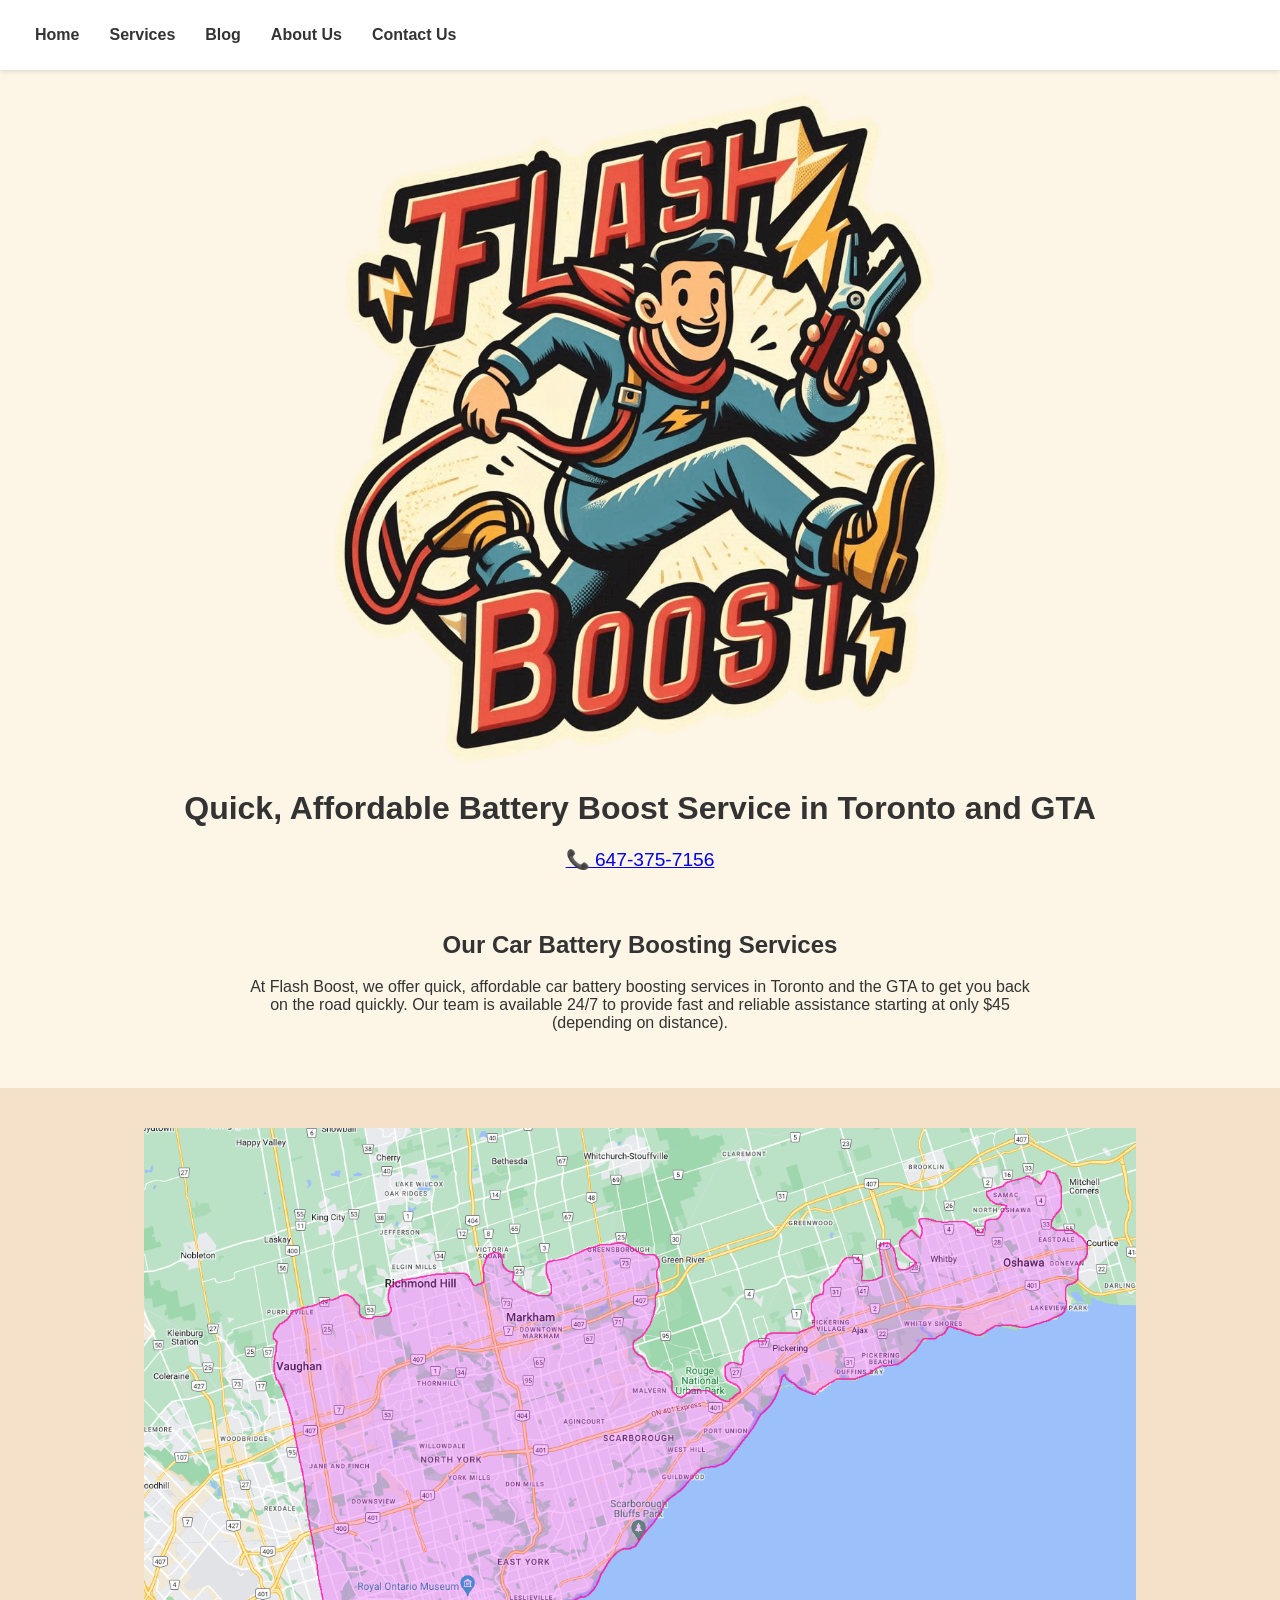
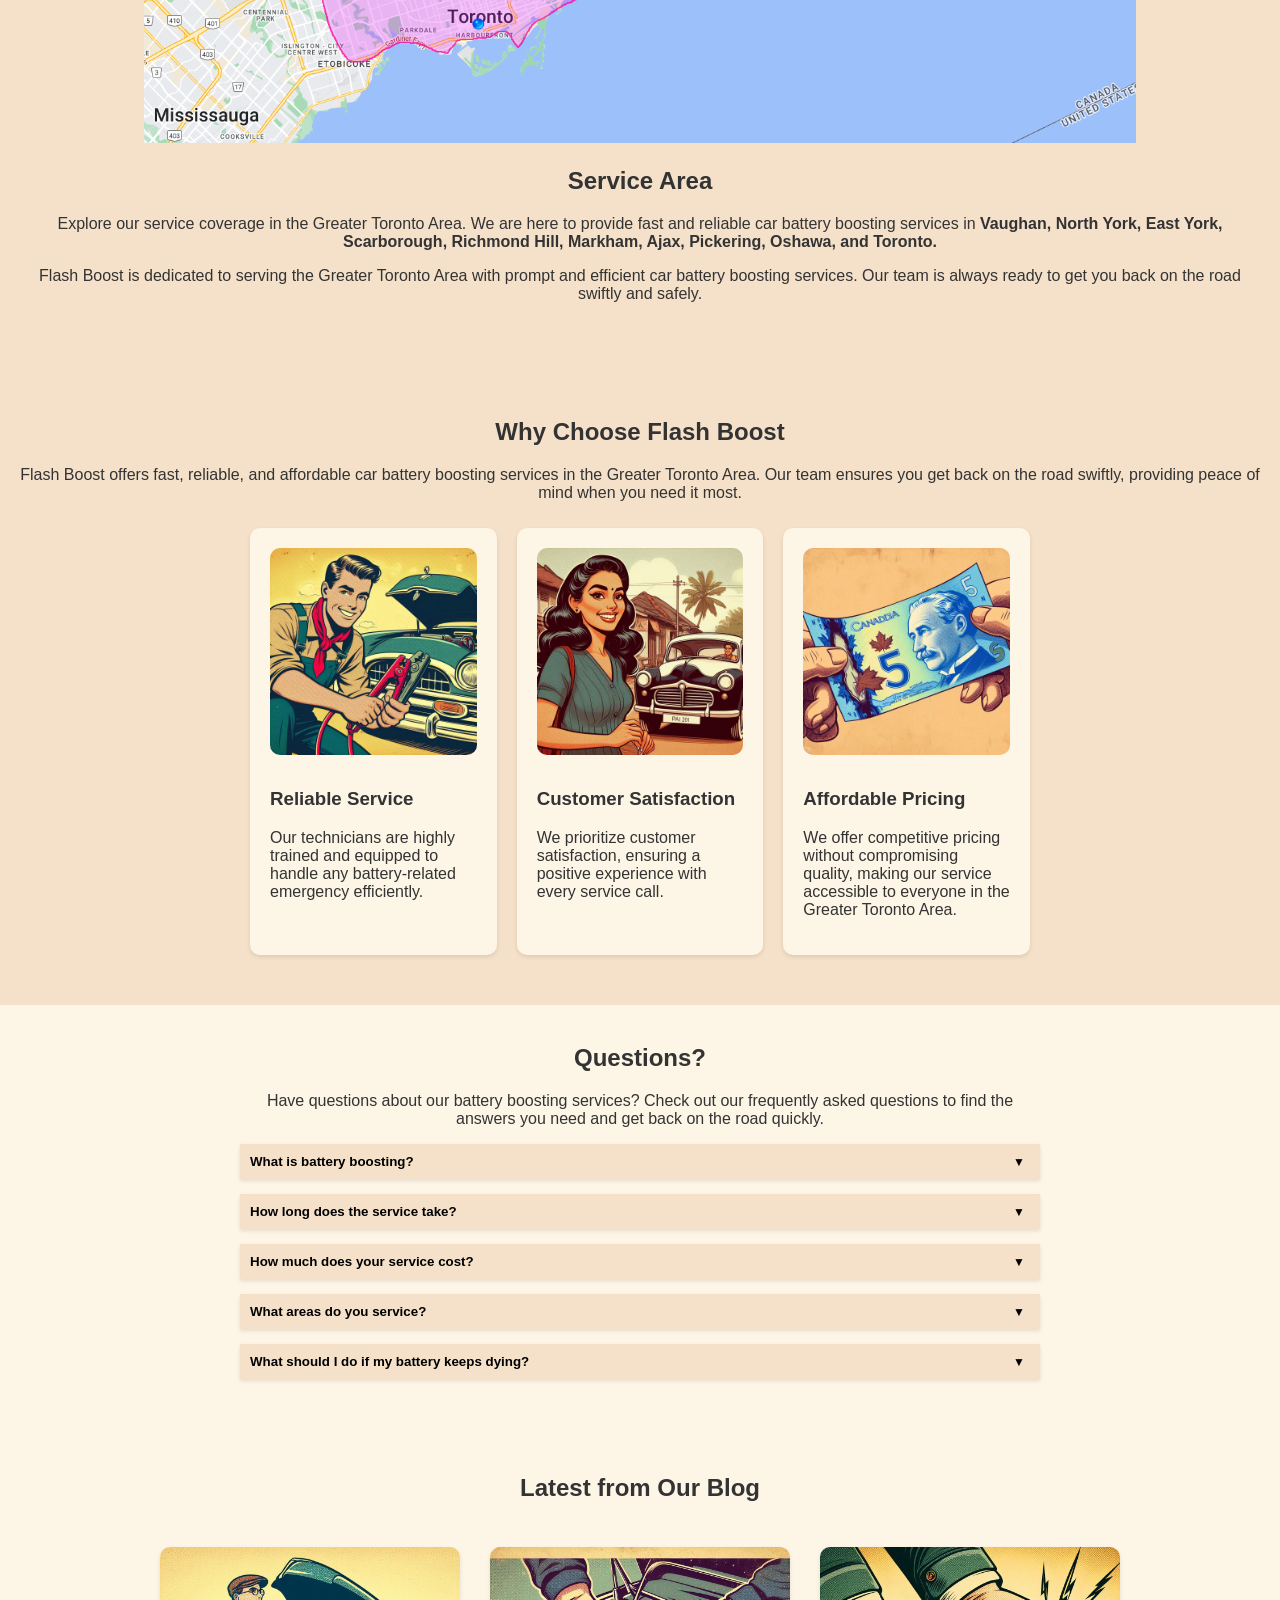
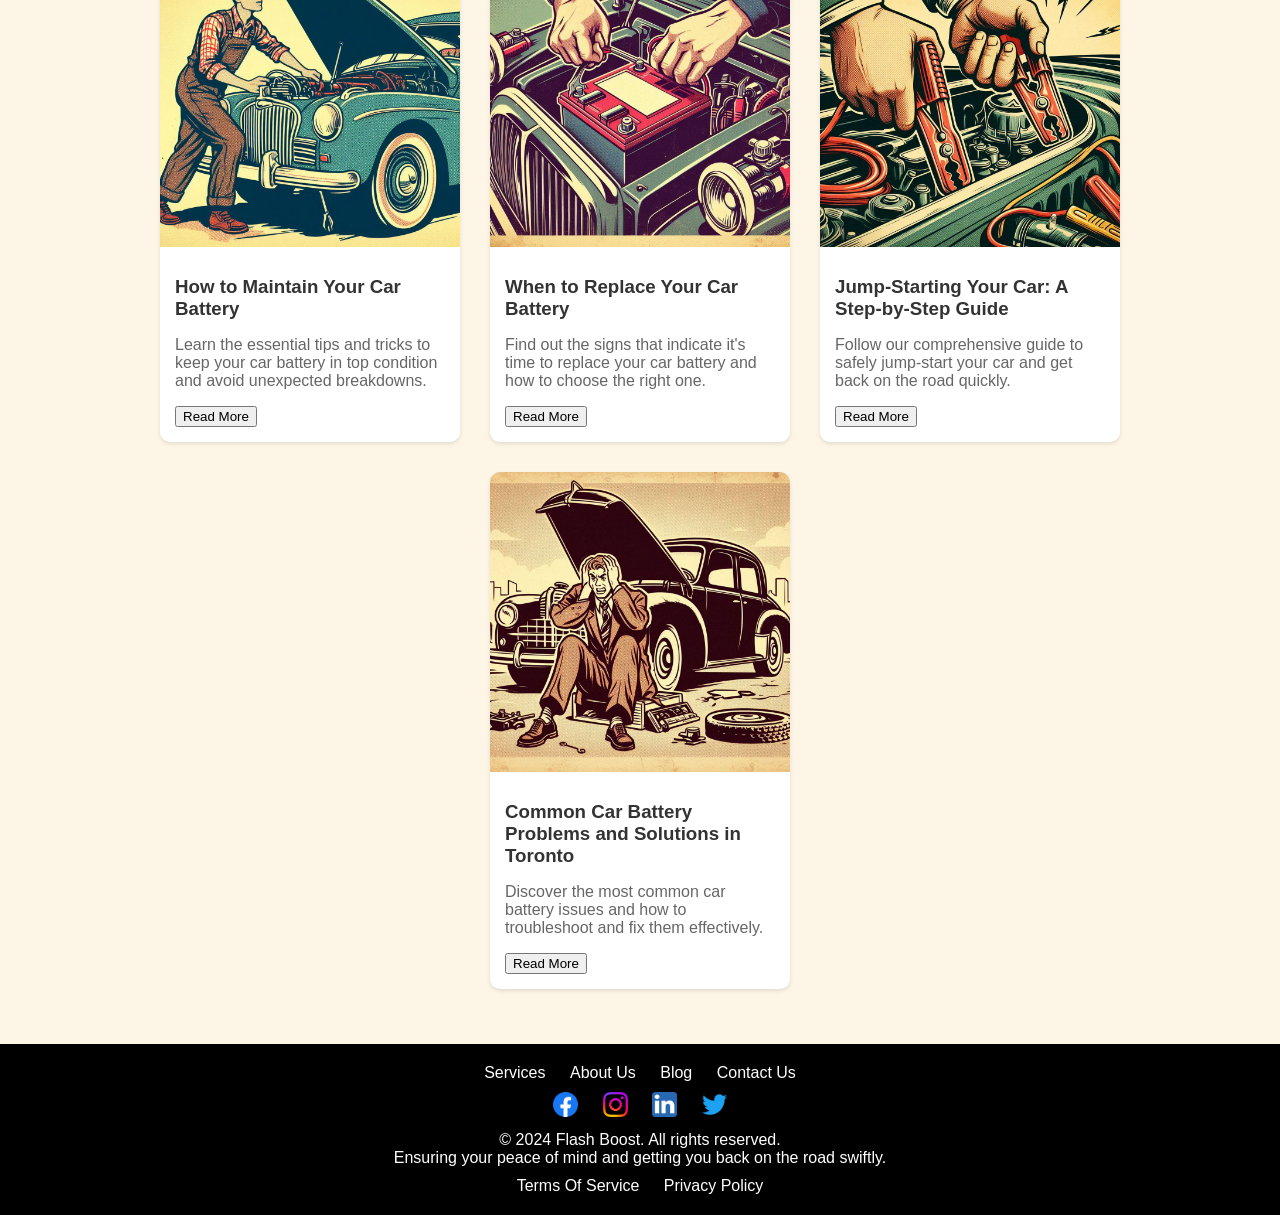
<file: index.html>
<!DOCTYPE html>
<html lang="en">

<head>
    <meta charset="UTF-8">
    <meta name="viewport" content="width=device-width, initial-scale=1.0">
    <link rel="stylesheet" href="./css/styles.css">
    
    <title>Toronto GTA Battery Boost Service</title>
    <link rel="apple-touch-icon" sizes="180x180" href="/apple-touch-icon.png">
    <link rel="icon" type="image/png" sizes="32x32" href="/favicon-32x32.png">
    <link rel="icon" type="image/png" sizes="16x16" href="/favicon-16x16.png">
    <link rel="manifest" href="/site.webmanifest">
</head>

<body>

<header>
    <nav>
        <div class="menu-icon" onclick="toggleMenu()">☰</div>
        
        <ul class="nav-links">
            <li><a href="index.html">Home</a></li>
            <li><a href="services.html">Services</a></li>
            <li><a href="blog.html">Blog</a></li>
            <li><a href="about.html">About Us</a></li>
            <li><a href="contact.html">Contact Us</a></li>
        </ul>
    </nav>
</header>



<div class="content" id="home">
  <div class="logo">
            <img src="./img/flash-battery-boost-toronto-gta-logo.png" alt="Flash Boost Logo">
        </div>
    <h1>Quick, Affordable Battery Boost Service in Toronto and GTA</h1>
    <div class="contact-info">
        <a href="tel:6473757156"><p>📞 647-375-7156</p></a>
    </div>
  
    <div class="services" id="services">
        <h2>Our Car Battery Boosting Services</h2>
        <p>At Flash Boost, we offer quick, affordable car battery boosting services in Toronto and the GTA to get you back on the road quickly. Our team is available 24/7 to provide fast and reliable assistance starting at only $45 (depending on distance).</p>
    </div>
</div>

<div class="why-choose" id="service-area">
    <div class='map'>
    <img src="./img/car-battery-boost-service-area-toronto-gta-north-york.png" alt="Quick Affordable Battery Boost Pricing in Toronto/GTA">
    </div>
    <h2>Service Area</h2>
    <p>Explore our service coverage in the Greater Toronto Area. We are here to provide fast and reliable car battery boosting services in <b>Vaughan, North York, East York, Scarborough, Richmond Hill, Markham, Ajax, Pickering, Oshawa, and Toronto.</b></p>
    <p>Flash Boost is dedicated to serving the Greater Toronto Area with prompt and efficient car battery boosting services. Our team is always ready to get you back on the road swiftly and safely.</p>
</div>

<div class="why-choose" id="why-choose">
    <h2>Why Choose Flash Boost</h2>
    <p>Flash Boost offers fast, reliable, and affordable car battery boosting services in the Greater Toronto Area. Our team ensures you get back on the road swiftly, providing peace of mind when you need it most.</p>
    <div class="features">
        <div class="feature">
            <img src="./img/toronto-car-roadside-assistance-boost.jpg" alt="Quick Reliable Car Battery Boosting Service in Toronto/GTA">
            <h3>Reliable Service</h3>
            <p>Our technicians are highly trained and equipped to handle any battery-related emergency efficiently.</p>
        </div>
        <div class="feature">
            <img src="./img/car-battery-boost-customer-toronto.jpg" alt="Satisfied Flash Battery Boost Customer in Toronto/GTA">
            <h3>Customer Satisfaction</h3>
            <p>We prioritize customer satisfaction, ensuring a positive experience with every service call.</p>
        </div>
        <div class="feature">
            <img src="./img/quick-affordable-car-battery-boost-toronto-gta.jpg" alt="Affordable Pricing on Battery Boosts in Toronto/GTA">
            <h3>Affordable Pricing</h3>
            <p>We offer competitive pricing without compromising quality, making our service accessible to everyone in the Greater Toronto Area.</p>
        </div>
    </div>
</div>

    


<div class="questions" id="questions">
    <h2>Questions?</h2>
    <p>Have questions about our battery boosting services? Check out our frequently asked questions to find the answers you need and get back on the road quickly.</p>
    <button class="accordion">What is battery boosting?</button>
    <div class="panel">
        <p>Battery boosting is a service that provides a quick jump-start to get your vehicle running, allowing you to get back on the road without delay.</p>
    </div>
    <button class="accordion">How long does the service take?</button>
    <div class="panel">
        <p>The service typically takes about 15-30 minutes, depending on your location and distance.</p>
    </div>
    <button class="accordion">How much does your service cost?</button>
    <div class="panel">
        <p>Our battery boost service starts at $45 after tax depending on the distance to our driver.</p>
    </div>
    <button class="accordion">What areas do you service?</button>
    <div class="panel">
        <p>We service all areas within the Greater Toronto Area. Please contact us for specific service availability in your location.</p>
    </div>
    <button class="accordion">What should I do if my battery keeps dying?</button>
    <div class="panel">
        <p>If your battery keeps dying, it may be time to have it checked or replaced by a professional to avoid further inconvenience.</p>
    </div>
</div>

<div class="blog-section" id="blog">
    <h2>Latest from Our Blog</h2>
    <div class="blogs">
        <div class="blog">
            <img src="./img/car-battery-boost-maintenance-toronto-scarborough.jpg" alt="How to maintain your Car Battery in Toronto, Scarborough">
            <div class="blog-content">
                <h3>How to Maintain Your Car Battery</h3>
                <p>Learn the essential tips and tricks to keep your car battery in top condition and avoid unexpected breakdowns.</p>
                <button class='blog-button'>Read More</button>
            </div>
        </div>
        <div class="blog">
            <img src="./img/car-battery-boost-replacement-toronto.jpg" alt="When you replace your Car Battery in Toronto, North York">
            <div class="blog-content">
                <h3>When to Replace Your Car Battery</h3>
                <p>Find out the signs that indicate it's time to replace your car battery and how to choose the right one.</p>
                <button class='blog-button'>Read More</button>
            </div>
        </div>
        <div class="blog">
            <img src="./img/car-jump-battery-boost-toronto-gta.jpg" alt="How to Jump Start Battery Boost your Car in Toronto, Markham">
            <div class="blog-content">
                <h3>Jump-Starting Your Car: A Step-by-Step Guide</h3>
                <p>Follow our comprehensive guide to safely jump-start your car and get back on the road quickly.</p>
                <button class='blog-button'>Read More</button>
            </div>
        </div>
        <div class="blog">
            <img src="./img/dead-car-battery-toronto-scarborough-markham.jpg" alt="Common Car Battery Problems in Toronto, Pickering, Ajax, Oshawa">
            <div class="blog-content">
                <h3>Common Car Battery Problems and Solutions in Toronto</h3>
                <p>Discover the most common car battery issues and how to troubleshoot and fix them effectively.</p>
                <button class='blog-button'>Read More</button>
            </div>
        </div>
    </div>
</div>

<footer>
    <div style='margin-bottom: 10px;'>
        <a href="services.html">Services</a>
        <a href="about.html">About Us</a>
        <a href="blog.html">Blog</a>
        <a href="contact.html">Contact Us</a>
    </div>
    <div class='icons'>
        <a href="#"><img src="./img/facebook-car-boost-toronto.png" alt="Facebook Car Battery Boost Icon Toronto, Scarborough"></a>
        <a href="#"><img src="./img/instagram-car-boost-toronto.png" alt="Instagram Car Battery Boost Icon Toronto, Markham "></a>
        <a href="#"><img src="./img/linkedin-car-boost-toronto.png" alt="LinkedIn Car Battery Boost Icon Toronto ,North York"></a>
        <a href="#"><img src="./img/twitter-car-boost-toronto.png" alt="Twitter Car Battery Boost Icon Toronto, Pickering, Ajax, Oshawa"></a>
    </div>
    <p>© 2024 Flash Boost. All rights reserved.<br>Ensuring your peace of mind and getting you back on the road swiftly.</p>
    <div>
        <a href="#">Terms Of Service</a>
        <a href="#">Privacy Policy</a>
    </div>
</footer>

<script src="./javascript/script.js"></script>


</body>

</html>
</file>
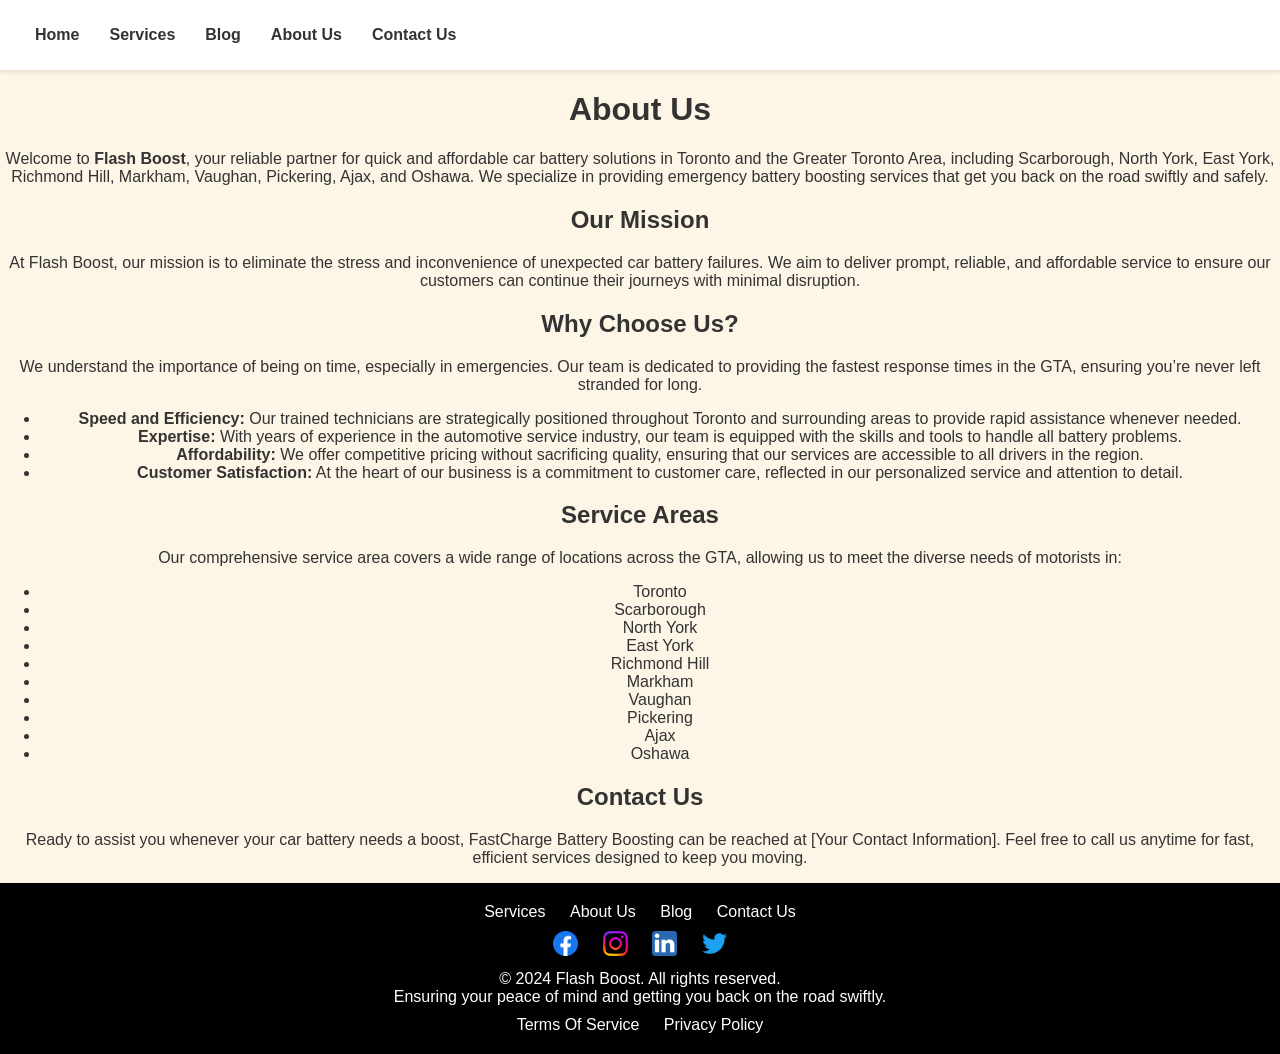
<file: about.html>
<!DOCTYPE html>
<html lang="en">

<head>
    <meta charset="UTF-8">
    <meta name="viewport" content="width=device-width, initial-scale=1.0">
    <link rel="stylesheet" href="./css/styles.css">
    <script src="./javascript/script.js"></script>
    <title>Toronto GTA Battery Boost Service</title>
    <link rel="apple-touch-icon" sizes="180x180" href="/apple-touch-icon.png">
    <link rel="icon" type="image/png" sizes="32x32" href="/favicon-32x32.png">
    <link rel="icon" type="image/png" sizes="16x16" href="/favicon-16x16.png">
    <link rel="manifest" href="/site.webmanifest">
</head>

<body>

<header>
    <nav>
        <div class="menu-icon" onclick="toggleMenu()">☰</div>
        
        <ul class="nav-links">
            <li><a href="index.html">Home</a></li>
            <li><a href="services.html">Services</a></li>
            <li><a href="blog.html">Blog</a></li>
            <li><a href="about.html">About Us</a></li>
            <li><a href="contact.html">Contact Us</a></li>
        </ul>
    </nav>
</header>

<div>
  <main>
    <h1>About Us</h1>
    <p>Welcome to <strong>Flash Boost</strong>, your reliable partner for quick and affordable car battery solutions in Toronto and the Greater Toronto Area, including Scarborough, North York, East York, Richmond Hill, Markham, Vaughan, Pickering, Ajax, and Oshawa. We specialize in providing emergency battery boosting services that get you back on the road swiftly and safely.</p>

    <h2>Our Mission</h2>
    <p>At Flash Boost, our mission is to eliminate the stress and inconvenience of unexpected car battery failures. We aim to deliver prompt, reliable, and affordable service to ensure our customers can continue their journeys with minimal disruption.</p>

    <h2>Why Choose Us?</h2>
    <div class="highlight">
        <p>We understand the importance of being on time, especially in emergencies. Our team is dedicated to providing the fastest response times in the GTA, ensuring you’re never left stranded for long.</p>
    </div>
    <ul>
        <li><strong>Speed and Efficiency:</strong> Our trained technicians are strategically positioned throughout Toronto and surrounding areas to provide rapid assistance whenever needed.</li>
        <li><strong>Expertise:</strong> With years of experience in the automotive service industry, our team is equipped with the skills and tools to handle all battery problems.</li>
        <li><strong>Affordability:</strong> We offer competitive pricing without sacrificing quality, ensuring that our services are accessible to all drivers in the region.</li>
        <li><strong>Customer Satisfaction:</strong> At the heart of our business is a commitment to customer care, reflected in our personalized service and attention to detail.</li>
    </ul>

    <h2>Service Areas</h2>
    <p>Our comprehensive service area covers a wide range of locations across the GTA, allowing us to meet the diverse needs of motorists in:</p>
    <ul>
        <li>Toronto</li>
        <li>Scarborough</li>
        <li>North York</li>
        <li>East York</li>
        <li>Richmond Hill</li>
        <li>Markham</li>
        <li>Vaughan</li>
        <li>Pickering</li>
        <li>Ajax</li>
        <li>Oshawa</li>
    </ul>

    <h2>Contact Us</h2>
    <p>Ready to assist you whenever your car battery needs a boost, FastCharge Battery Boosting can be reached at [Your Contact Information]. Feel free to call us anytime for fast, efficient services designed to keep you moving.</p>
    </main>
        </div>
  
    <footer>
        <div style='margin-bottom: 10px; '>
            <a href="services.html">Services</a>
            <a href="about.html">About Us</a>
            <a href="blog.html">Blog</a>
            <a href="contact.html">Contact Us</a>
        </div>
         <div class='icons'>
        <a href="#"><img src="./img/facebook-car-boost-toronto.png" alt="Facebook Car Battery Boost Icon Toronto, Scarborough"></a>
        <a href="#"><img src="./img/instagram-car-boost-toronto.png" alt="Instagram Car Battery Boost Icon Toronto, Markham "></a>
        <a href="#"><img src="./img/linkedin-car-boost-toronto.png" alt="LinkedIn Car Battery Boost Icon Toronto ,North York"></a>
        <a href="#"><img src="./img/twitter-car-boost-toronto.png" alt="Twitter Car Battery Boost Icon Toronto, Pickering, Ajax, Oshawa"></a>
    </div>
        <p>© 2024 Flash Boost. All rights reserved.<br>Ensuring your peace of mind and getting you back on the road swiftly.</p>
        <div>
            <a href="#">Terms Of Service</a>
            <a href="#">Privacy Policy</a>
        </div>
    </footer>
    
</body>

</html>
</file>
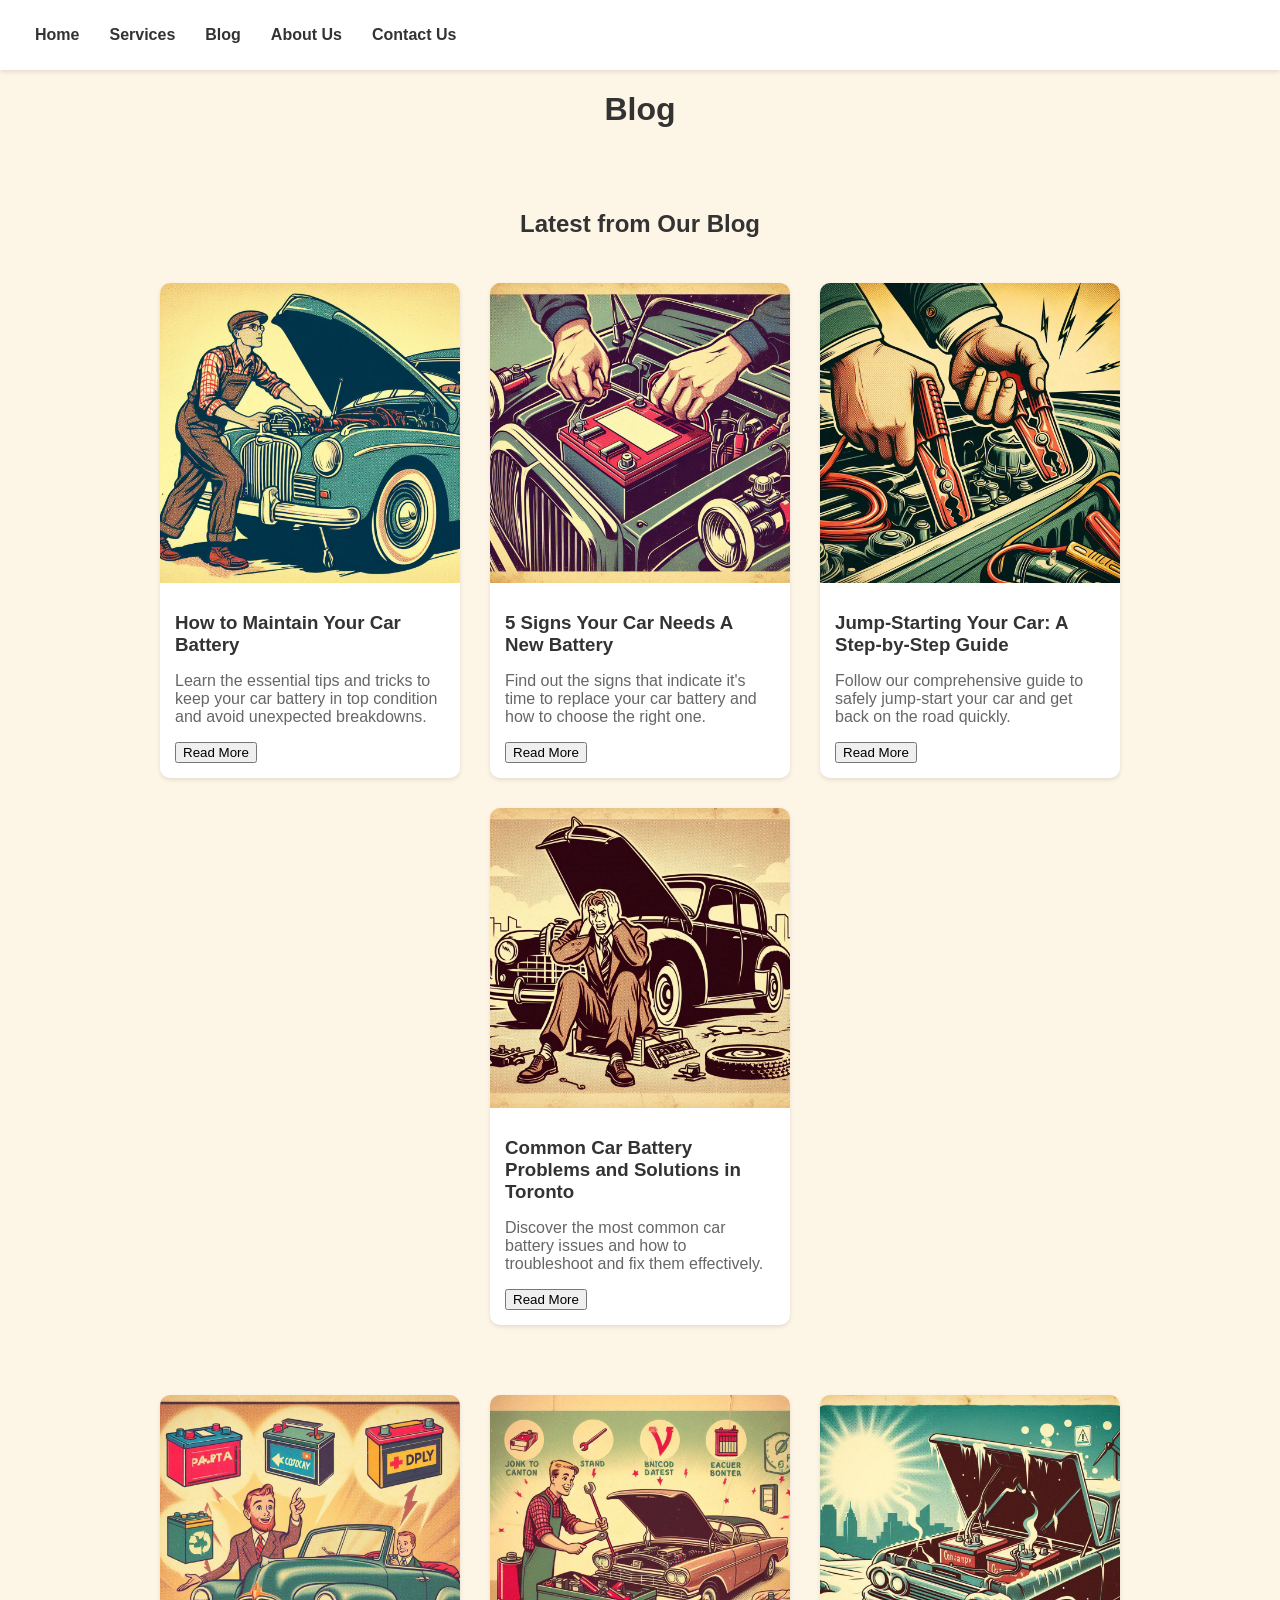
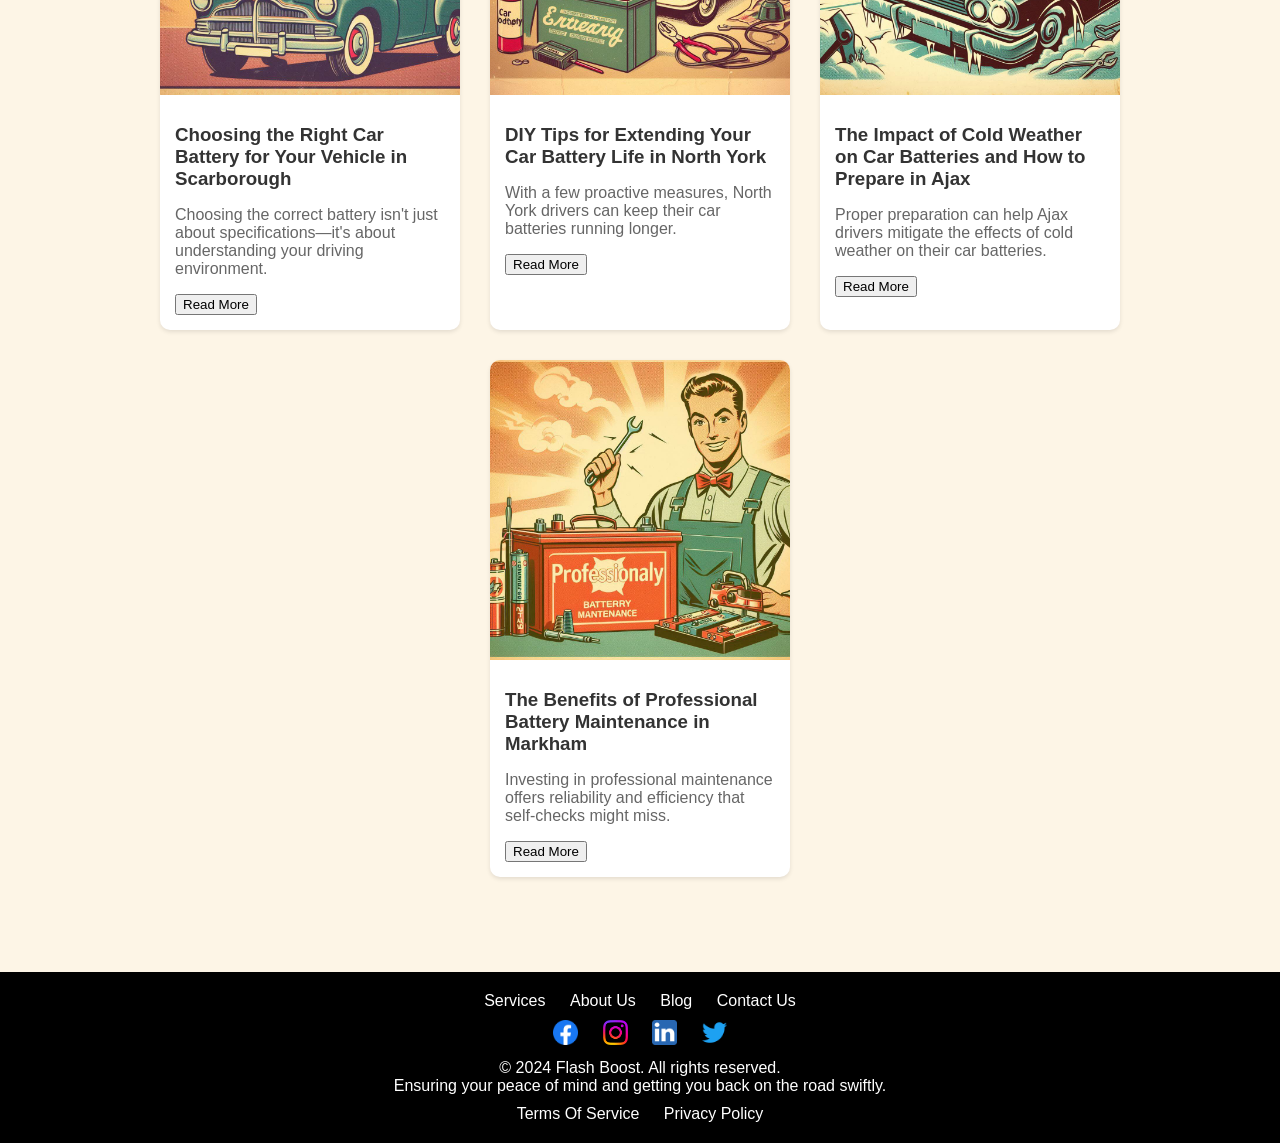
<file: blog.html>
<!DOCTYPE html>
<html lang="en">

<head>
    <meta charset="UTF-8">
    <meta name="viewport" content="width=device-width, initial-scale=1.0">
    <link rel="stylesheet" href="./css/styles.css">
    <script src="./javascript/script.js"></script>
    <title>Toronto GTA Battery Boost Service</title>
    <link rel="apple-touch-icon" sizes="180x180" href="/apple-touch-icon.png">
    <link rel="icon" type="image/png" sizes="32x32" href="/favicon-32x32.png">
    <link rel="icon" type="image/png" sizes="16x16" href="/favicon-16x16.png">
    <link rel="manifest" href="/site.webmanifest">
</head>

<body>

<header>
    <nav>
        <div class="menu-icon" onclick="toggleMenu()">☰</div>
        
        <ul class="nav-links">
            <li><a href="index.html">Home</a></li>
            <li><a href="services.html">Services</a></li>
            <li><a href="blog.html">Blog</a></li>
            <li><a href="about.html">About Us</a></li>
            <li><a href="contact.html">Contact Us</a></li>
        </ul>
    </nav>
</header>

<div  >
  <main>
    <h1>Blog</h1>

    <div class="blog-section" id="blog">
        <h2>Latest from Our Blog</h2>
        <div class="blogs">
            <div class="blog">
                <img src="./img/car-battery-boost-maintenance-toronto-scarborough.jpg" alt="How to maintain your Car Battery in Toronto, Scarborough">
                <div class="blog-content">
                    <h3>How to Maintain Your Car Battery</h3>
                    <p>Learn the essential tips and tricks to keep your car battery in top condition and avoid unexpected breakdowns.</p>
                    <a href="blog4.html"><button class='blog-button'>Read More</button></a>
                </div>
            </div>
            <div class="blog">
                <img src="./img/car-battery-boost-replacement-toronto.jpg" alt="When you replace your Car Battery in Toronto, North York">
                <div class="blog-content">
                    <h3>5 Signs Your Car Needs A New Battery</h3>
                    <p>Find out the signs that indicate it's time to replace your car battery and how to choose the right one.</p>
                    <a href="blog1.html"><button class='blog-button'>Read More</button></a>
                </div>
            </div>
            <div class="blog">
                <img src="./img/car-jump-battery-boost-toronto-gta.jpg" alt="How to Jump Start Battery Boost your Car in Toronto, Markham">
                <div class="blog-content">
                    <h3>Jump-Starting Your Car: A Step-by-Step Guide</h3>
                    <p>Follow our comprehensive guide to safely jump-start your car and get back on the road quickly.</p>
                    <a href="blog2.html"><button class='blog-button'>Read More</button></a>
                </div>
            </div>
            <div class="blog">
                <img src="./img/dead-car-battery-toronto-scarborough-markham.jpg" alt="Common Car Battery Problems in Toronto, Pickering, Ajax, Oshawa">
                <div class="blog-content">
                    <h3>Common Car Battery Problems and Solutions in Toronto</h3>
                    <p>Discover the most common car battery issues and how to troubleshoot and fix them effectively.</p>
                    <a href="blog3.html"><button class='blog-button'>Read More</button></a>
                </div>
            </div>
        </div>

        <div class="blog-section" id="blog">
           
            <div class="blogs">
                <div class="blog">
                    <img src="./img/car-battery-boost-toronto-scarborough-choosing.jpg" alt="How to maintain your Car Battery in Toronto, Scarborough">
                    <div class="blog-content">
                        <h3>Choosing the Right Car Battery for Your Vehicle in Scarborough</h3>
                        <p>Choosing the correct battery isn't just about specifications—it's about understanding your driving environment.</p>
                        <a href="blog5.html"><button class='blog-button'>Read More</button></a>
                    </div>
                </div>
                <div class="blog">
                    <img src="./img/car-jump-start-battery-scarborough-diy-tips.jpg" alt="When you replace your Car Battery in Toronto, North York">
                    <div class="blog-content">
                        <h3>DIY Tips for Extending Your Car Battery Life in North York</h3>
                        <p>With a few proactive measures, North York drivers can keep their car batteries running longer.</p>
                        <a href="blog6.html"><button class='blog-button'>Read More</button></a>
                    </div>
                </div>
                <div class="blog">
                    <img src="./img/car-jump-start-battery-toronto-weather-impacts.jpg" alt="How to Jump Start Battery Boost your Car in Toronto, Markham">
                    <div class="blog-content">
                        <h3>The Impact of Cold Weather on Car Batteries and How to Prepare in Ajax</h3>
                        <p>Proper preparation can help Ajax drivers mitigate the effects of cold weather on their car batteries.</p>
                        <a href="blog7.html"><button class='blog-button'>Read More</button></a>
                    </div>
                </div>
                <div class="blog">
                    <img src="./img/car-battery-boost-north-york-pro-maintenance.jpg" alt="Common Car Battery Problems in Toronto, Pickering, Ajax, Oshawa">
                    <div class="blog-content">
                        <h3>The Benefits of Professional Battery Maintenance in Markham</h3>
                        <p>Investing in professional maintenance offers reliability and efficiency that self-checks might miss.</p>
                        <a href="blog8.html"><button class='blog-button'>Read More</button></a>
                    </div>
                </div>
            </div>
    </main>
    </div>


    <footer>
        <div style='margin-bottom: 10px;'>
            <a href="services.html">Services</a>
            <a href="about.html">About Us</a>
            <a href="blog.html">Blog</a>
            <a href="contact.html">Contact Us</a>
        </div>
        <div class='icons'>
            <a href="#"><img src="./img/facebook-car-boost-toronto.png" alt="Facebook Car Battery Boost Icon Toronto, Scarborough"></a>
            <a href="#"><img src="./img/instagram-car-boost-toronto.png" alt="Instagram Car Battery Boost Icon Toronto, Markham "></a>
            <a href="#"><img src="./img/linkedin-car-boost-toronto.png" alt="LinkedIn Car Battery Boost Icon Toronto ,North York"></a>
            <a href="#"><img src="./img/twitter-car-boost-toronto.png" alt="Twitter Car Battery Boost Icon Toronto, Pickering, Ajax, Oshawa"></a>
        </div>
        <p>© 2024 Flash Boost. All rights reserved.<br>Ensuring your peace of mind and getting you back on the road swiftly.</p>
        <div>
            <a href="#">Terms Of Service</a>
            <a href="#">Privacy Policy</a>
        </div>
    </footer>
    

</body>

</html>
</file>
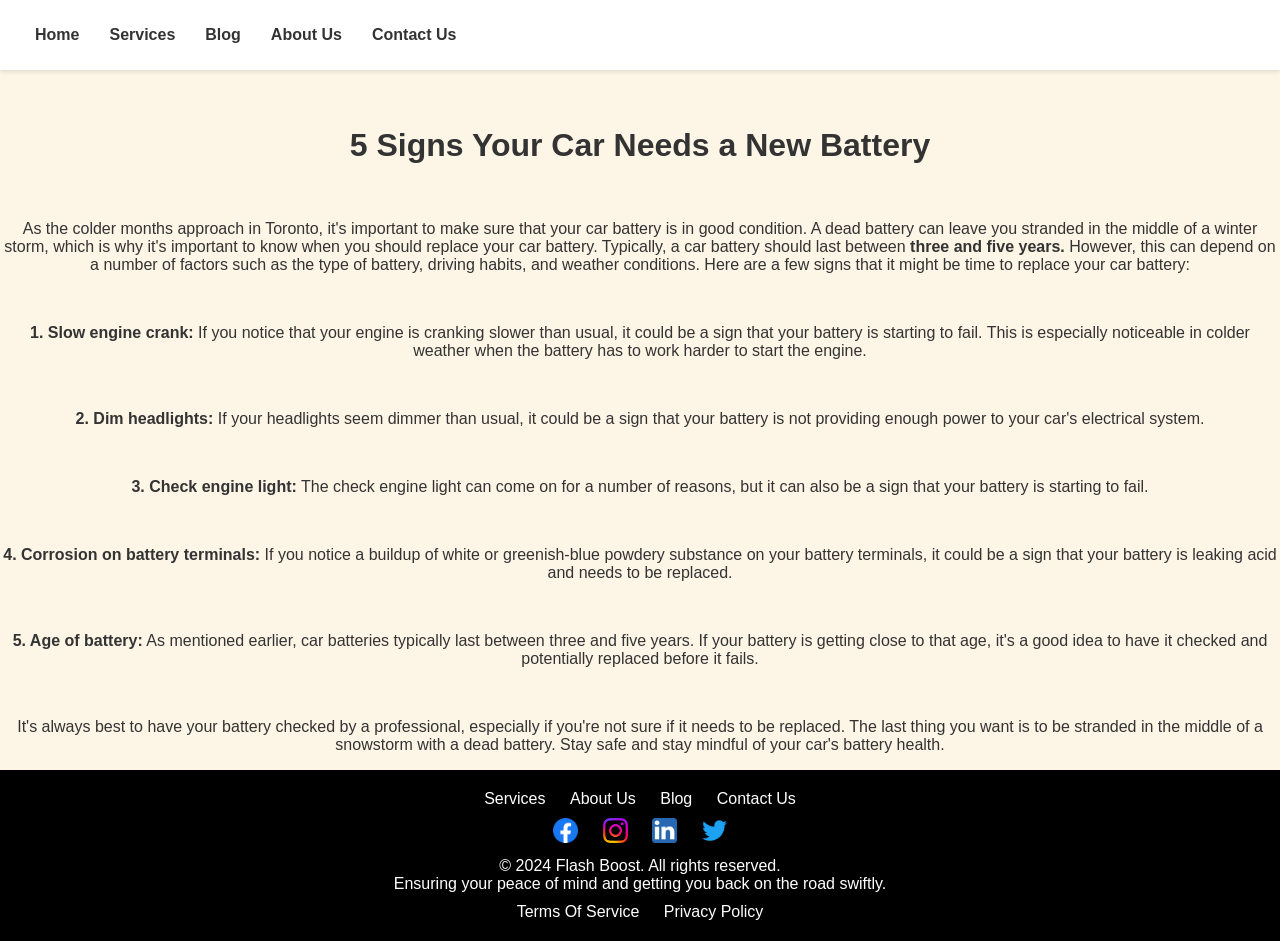
<file: blog1.html>
<!DOCTYPE html>
<html lang="en">

<head>
    <meta charset="UTF-8">
    <meta name="viewport" content="width=device-width, initial-scale=1.0">
    <link rel="stylesheet" href="./css/styles.css">
    <script src="./javascript/script.js"></script>
    <title>Toronto GTA Battery Boost Service</title>
    <link rel="apple-touch-icon" sizes="180x180" href="/apple-touch-icon.png">
    <link rel="icon" type="image/png" sizes="32x32" href="/favicon-32x32.png">
    <link rel="icon" type="image/png" sizes="16x16" href="/favicon-16x16.png">
    <link rel="manifest" href="/site.webmanifest">
</head>

<body>

<header>
    <nav>
        <div class="menu-icon" onclick="toggleMenu()">☰</div>
        
        <ul class="nav-links">
            <li><a href="index.html">Home</a></li>
            <li><a href="services.html">Services</a></li>
            <li><a href="blog.html">Blog</a></li>
            <li><a href="about.html">About Us</a></li>
            <li><a href="contact.html">Contact Us</a></li>
        </ul>
    </nav>
</header>
<br>
<br>
<div >
  <main>
    <h1>5 Signs Your Car Needs a New Battery</h1>
    <div >
        <br>
        <p>As the colder months approach in Toronto, it's important to make sure that your car battery is in good condition. A dead battery can leave you stranded in the middle of a winter storm, which is why it's important to know when you should replace your car battery.

            Typically, a car battery should last between <b>three and five years.</b> However, this can depend on a number of factors such as the type of battery, driving habits, and weather conditions. Here are a few signs that it might be time to replace your car battery:
            
        </p> 
        <br>
        
        <p> <b>1. Slow engine crank:</b> If you notice that your engine is cranking slower than usual, it could be a sign that your battery is starting to fail. This is especially noticeable in colder weather when the battery has to work harder to start the engine. </p>
        
        <br>
            
            
        <p>  <b>2. Dim headlights:</b> If your headlights seem dimmer than usual, it could be a sign that your battery is not providing enough power to your car's electrical system. </p>
            
        <br>
            
            
           <p> <b>3. Check engine light:</b> The check engine light can come on for a number of reasons, but it can also be a sign that your battery is starting to fail. </p>  
            
        <br>    
            
            
           <p> <b>4. Corrosion on battery terminals:</b> If you notice a buildup of white or greenish-blue powdery substance on your battery terminals, it could be a sign that your battery is leaking acid and needs to be replaced. </p>  
            
        <br>    
            
            
         <p> <b>5. Age of battery:</b> As mentioned earlier, car batteries typically last between three and five years. If your battery is getting close to that age, it's a good idea to have it checked and potentially replaced before it fails. </p>
            
        <br>    

       
            
            
         <p> It's always best to have your battery checked by a professional, especially if you're not sure if it needs to be replaced. The last thing you want is to be stranded in the middle of a snowstorm with a dead battery. Stay safe and stay mindful of your car's battery health. </p>
    </main>
        </div>
  
    <footer>
        <div style='margin-bottom: 10px; '>
            <a href="services.html">Services</a>
            <a href="about.html">About Us</a>
            <a href="blog.html">Blog</a>
            <a href="contact.html">Contact Us</a>
        </div>
        <div class='icons'>
            <a href="#"><img src="./img/facebook-car-boost-toronto.png" alt="Facebook Car Battery Boost Icon Toronto, Scarborough"></a>
            <a href="#"><img src="./img/instagram-car-boost-toronto.png" alt="Instagram Car Battery Boost Icon Toronto, Markham "></a>
            <a href="#"><img src="./img/linkedin-car-boost-toronto.png" alt="LinkedIn Car Battery Boost Icon Toronto ,North York"></a>
            <a href="#"><img src="./img/twitter-car-boost-toronto.png" alt="Twitter Car Battery Boost Icon Toronto, Pickering, Ajax, Oshawa"></a>
        </div>
        <p>© 2024 Flash Boost. All rights reserved.<br>Ensuring your peace of mind and getting you back on the road swiftly.</p>
        <div>
            <a href="#">Terms Of Service</a>
            <a href="#">Privacy Policy</a>
        </div>
    </footer>
    
</body>

</html>
</file>
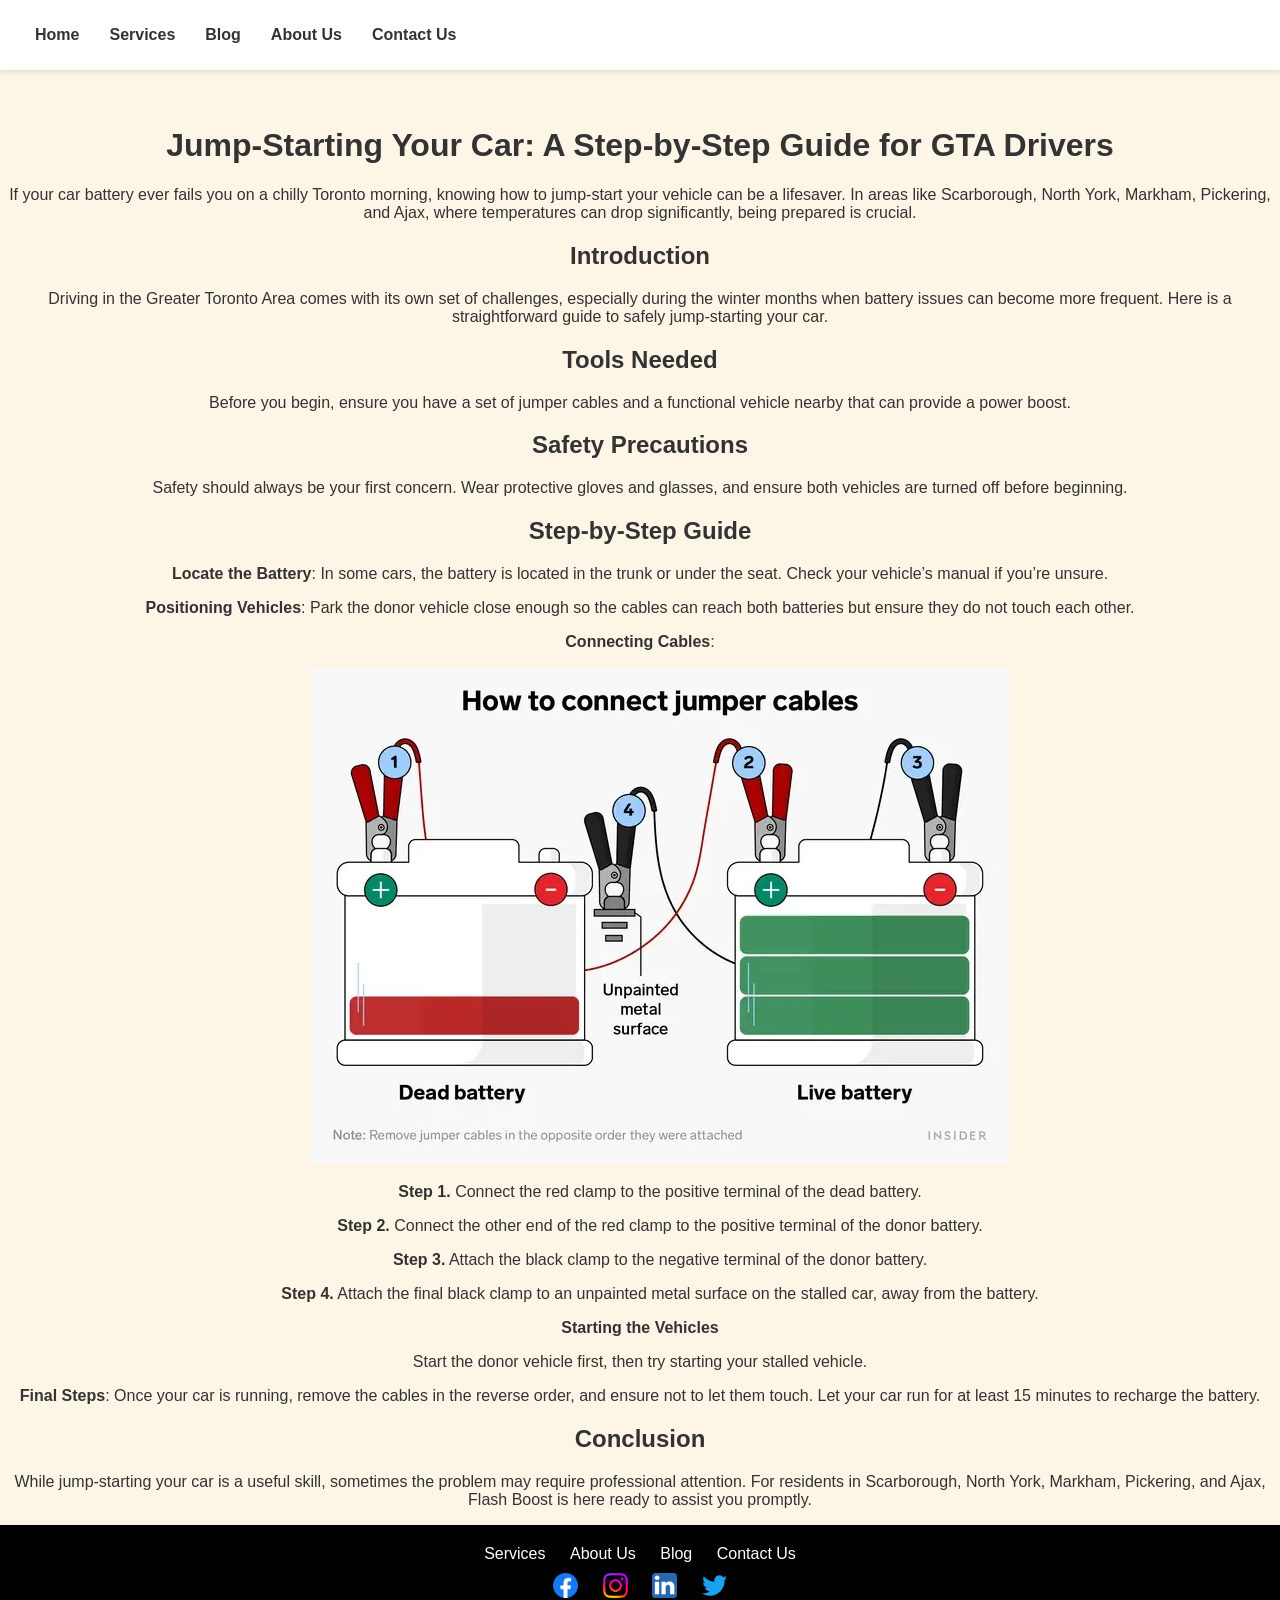
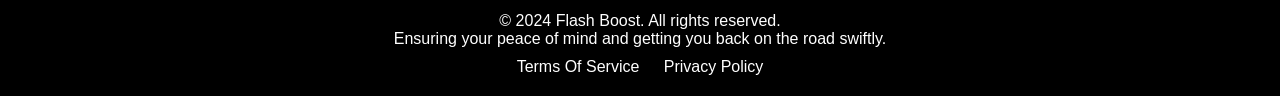
<file: blog2.html>
<!DOCTYPE html>
<html lang="en">

<head>
    <meta charset="UTF-8">
    <meta name="viewport" content="width=device-width, initial-scale=1.0">
    <link rel="stylesheet" href="./css/styles.css">
    <script src="./javascript/script.js"></script>
    <title>Toronto GTA Battery Boost Service</title>
    <link rel="apple-touch-icon" sizes="180x180" href="/apple-touch-icon.png">
    <link rel="icon" type="image/png" sizes="32x32" href="/favicon-32x32.png">
    <link rel="icon" type="image/png" sizes="16x16" href="/favicon-16x16.png">
    <link rel="manifest" href="/site.webmanifest">
</head>

<body>

<header>
    <nav>
        <div class="menu-icon" onclick="toggleMenu()">☰</div>
        
        <ul class="nav-links">
            <li><a href="index.html">Home</a></li>
            <li><a href="services.html">Services</a></li>
            <li><a href="blog.html">Blog</a></li>
            <li><a href="about.html">About Us</a></li>
            <li><a href="contact.html">Contact Us</a></li>
        </ul>
    </nav>
</header>
<br>
<br>
<div >
  <main>
    <h1>Jump-Starting Your Car: A Step-by-Step Guide for GTA Drivers</h1>
<p>If your car battery ever fails you on a chilly Toronto morning, knowing how to jump-start your vehicle can be a lifesaver. In areas like Scarborough, North York, Markham, Pickering, and Ajax, where temperatures can drop significantly, being prepared is crucial.</p>
<h2>Introduction</h2>
<p>Driving in the Greater Toronto Area comes with its own set of challenges, especially during the winter months when battery issues can become more frequent. Here is a straightforward guide to safely jump-starting your car.</p>
<h2>Tools Needed</h2>
<p>Before you begin, ensure you have a set of jumper cables and a functional vehicle nearby that can provide a power boost.</p>
<h2>Safety Precautions</h2>
<p>Safety should always be your first concern. Wear protective gloves and glasses, and ensure both vehicles are turned off before beginning.</p>
<h2>Step-by-Step Guide</h2>
<p><strong>Locate the Battery</strong>: In some cars, the battery is located in the trunk or under the seat. Check your vehicle’s manual if you’re unsure.</p>
<p><strong>Positioning Vehicles</strong>: Park the donor vehicle close enough so the cables can reach both batteries but ensure they do not touch each other.</p>
<p><strong>Connecting Cables</strong>:

  <ul>
    <img src="./img/car-battery-boost-cable-order-toronto-ajax.jpg"></img>
    
    <p><strong>Step 1.</strong> Connect the red clamp to the positive terminal of the dead battery.</p>
    <p><strong>Step 2.</strong> Connect the other end of the red clamp to the positive terminal of the donor battery.</p>
    <p><strong>Step 3.</strong> Attach the black clamp to the negative terminal of the donor battery.</p>
    <p><strong>Step 4.</strong> Attach the final black clamp to an unpainted metal surface on the stalled car, away from the battery.</p>
  </ul>

</p>
<p><strong>Starting the Vehicles</strong></p> 
    <p>Start the donor vehicle first, then try starting your stalled vehicle.</p>
<p><strong>Final Steps</strong>: Once your car is running, remove the cables in the reverse order, and ensure not to let them touch. Let your car run for at least 15 minutes to recharge the battery.</p>
<h2>Conclusion</h2>
<p>While jump-starting your car is a useful skill, sometimes the problem may require professional attention. For residents in Scarborough, North York, Markham, Pickering, and Ajax, Flash Boost is here ready to assist you promptly.</p>

    </main>
        </div>
  
    <footer>
        <div style='margin-bottom: 10px; '>
            <a href="services.html">Services</a>
            <a href="about.html">About Us</a>
            <a href="blog.html">Blog</a>
            <a href="contact.html">Contact Us</a>
        </div>
        <div class='icons'>
            <a href="#"><img src="./img/facebook-car-boost-toronto.png" alt="Facebook Car Battery Boost Icon Toronto, Scarborough"></a>
            <a href="#"><img src="./img/instagram-car-boost-toronto.png" alt="Instagram Car Battery Boost Icon Toronto, Markham "></a>
            <a href="#"><img src="./img/linkedin-car-boost-toronto.png" alt="LinkedIn Car Battery Boost Icon Toronto ,North York"></a>
            <a href="#"><img src="./img/twitter-car-boost-toronto.png" alt="Twitter Car Battery Boost Icon Toronto, Pickering, Ajax, Oshawa"></a>
        </div>
        <p>© 2024 Flash Boost. All rights reserved.<br>Ensuring your peace of mind and getting you back on the road swiftly.</p>
        <div>
            <a href="#">Terms Of Service</a>
            <a href="#">Privacy Policy</a>
        </div>
    </footer>
    
</body>

</html>
</file>
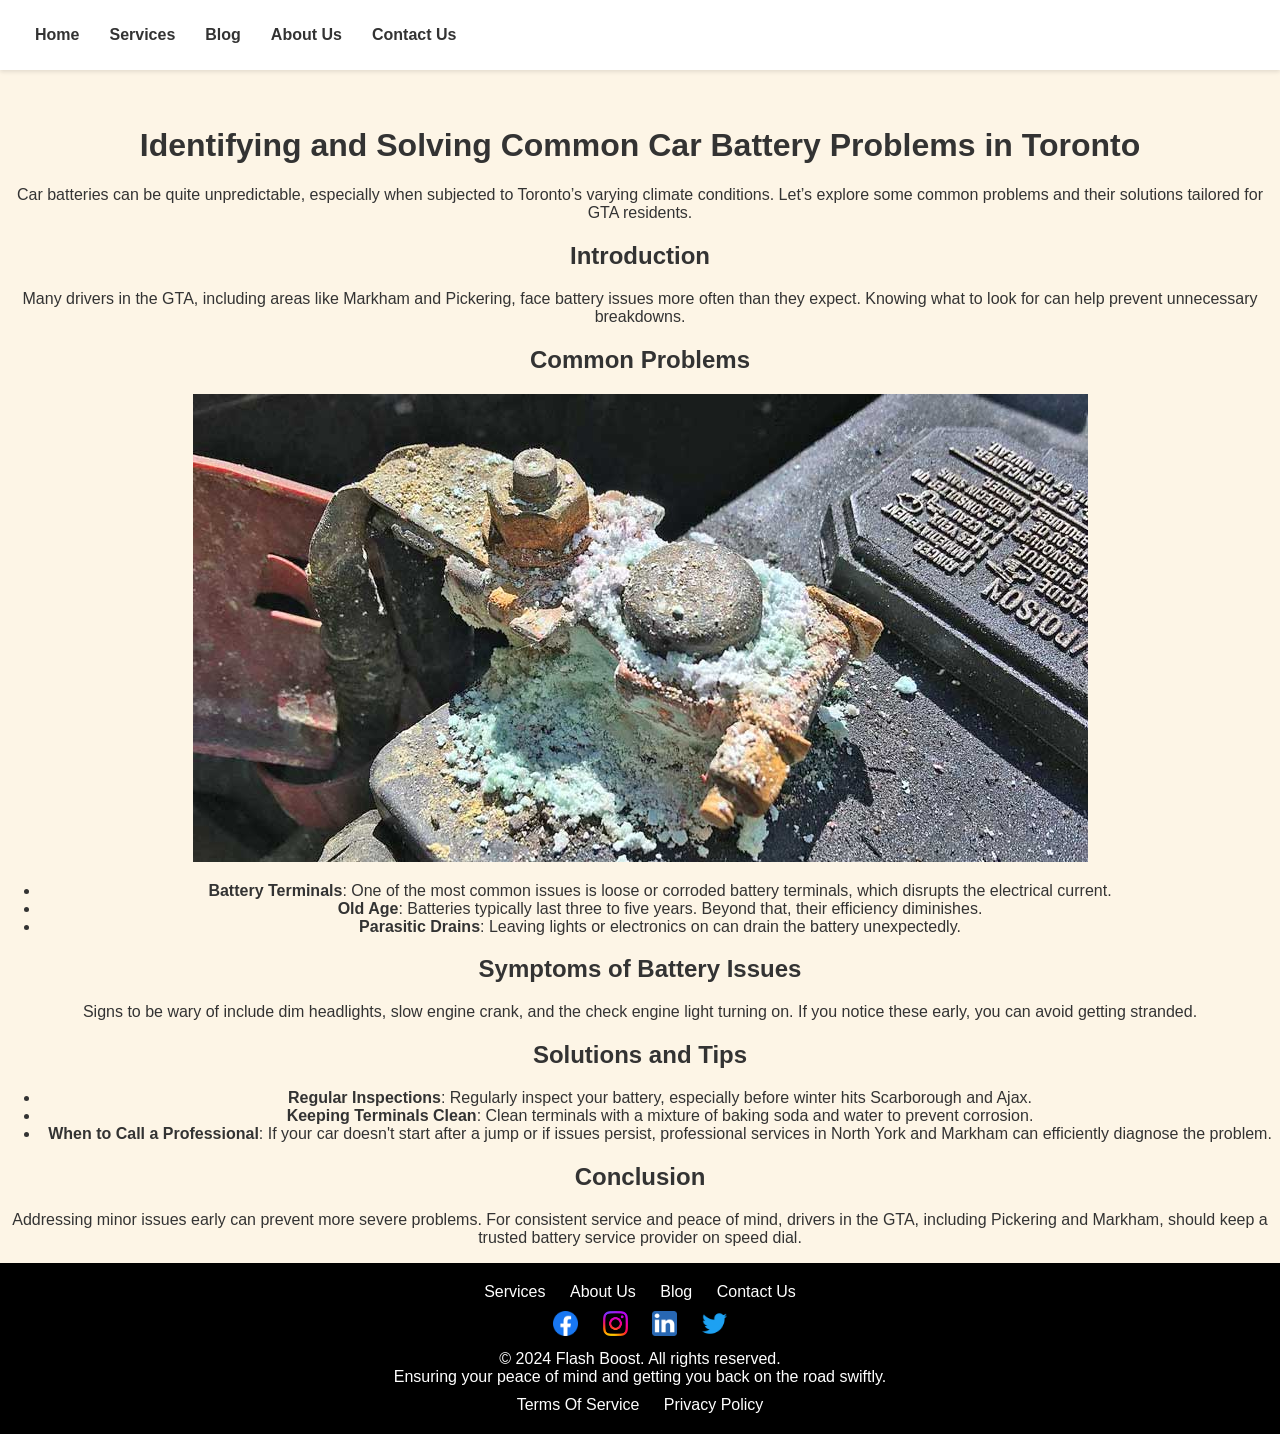
<file: blog3.html>
<!DOCTYPE html>
<html lang="en">

<head>
    <meta charset="UTF-8">
    <meta name="viewport" content="width=device-width, initial-scale=1.0">
    <link rel="stylesheet" href="./css/styles.css">
    <script src="./javascript/script.js"></script>
    <title>Toronto GTA Battery Boost Service</title>
    <link rel="apple-touch-icon" sizes="180x180" href="/apple-touch-icon.png">
    <link rel="icon" type="image/png" sizes="32x32" href="/favicon-32x32.png">
    <link rel="icon" type="image/png" sizes="16x16" href="/favicon-16x16.png">
    <link rel="manifest" href="/site.webmanifest">
</head>

<body>

<header>
    <nav>
        <div class="menu-icon" onclick="toggleMenu()">☰</div>
        
        <ul class="nav-links">
            <li><a href="index.html">Home</a></li>
            <li><a href="services.html">Services</a></li>
            <li><a href="blog.html">Blog</a></li>
            <li><a href="about.html">About Us</a></li>
            <li><a href="contact.html">Contact Us</a></li>
        </ul>
    </nav>
</header>
<br>
<br>
<div >
  <main>
    <h1>Identifying and Solving Common Car Battery Problems in Toronto</h1>
    
    <p>Car batteries can be quite unpredictable, especially when subjected to Toronto’s varying climate conditions. Let’s explore some common problems and their solutions tailored for GTA residents.</p>

    <h2>Introduction</h2>
    <p>Many drivers in the GTA, including areas like Markham and Pickering, face battery issues more often than they expect. Knowing what to look for can help prevent unnecessary breakdowns.</p>

    <h2>Common Problems</h2>
    <img src="./img/car-battery-boost-corroded-terminals-scarborough.jpg"></img>
    <br>
    <ul>
        <li><strong>Battery Terminals</strong>: One of the most common issues is loose or corroded battery terminals, which disrupts the electrical current.</li>
        
        <li><strong>Old Age</strong>: Batteries typically last three to five years. Beyond that, their efficiency diminishes.</li>
        <li><strong>Parasitic Drains</strong>: Leaving lights or electronics on can drain the battery unexpectedly.</li>
    </ul>

    <h2>Symptoms of Battery Issues</h2>
    <p>Signs to be wary of include dim headlights, slow engine crank, and the check engine light turning on. If you notice these early, you can avoid getting stranded.</p>

    <h2>Solutions and Tips</h2>
    <ul>
        <li><strong>Regular Inspections</strong>: Regularly inspect your battery, especially before winter hits Scarborough and Ajax.</li>
        <li><strong>Keeping Terminals Clean</strong>: Clean terminals with a mixture of baking soda and water to prevent corrosion.</li>
        <li><strong>When to Call a Professional</strong>: If your car doesn't start after a jump or if issues persist, professional services in North York and Markham can efficiently diagnose the problem.</li>
    </ul>

    <h2>Conclusion</h2>
    <p>Addressing minor issues early can prevent more severe problems. For consistent service and peace of mind, drivers in the GTA, including Pickering and Markham, should keep a trusted battery service provider on speed dial.</p>

    </main>
        </div>
  
    <footer>
        <div style='margin-bottom: 10px; '>
            <a href="services.html">Services</a>
            <a href="about.html">About Us</a>
            <a href="blog.html">Blog</a>
            <a href="contact.html">Contact Us</a>
        </div>
        <div class='icons'>
            <a href="#"><img src="./img/facebook-car-boost-toronto.png" alt="Facebook Car Battery Boost Icon Toronto, Scarborough"></a>
            <a href="#"><img src="./img/instagram-car-boost-toronto.png" alt="Instagram Car Battery Boost Icon Toronto, Markham "></a>
            <a href="#"><img src="./img/linkedin-car-boost-toronto.png" alt="LinkedIn Car Battery Boost Icon Toronto ,North York"></a>
            <a href="#"><img src="./img/twitter-car-boost-toronto.png" alt="Twitter Car Battery Boost Icon Toronto, Pickering, Ajax, Oshawa"></a>
        </div>
        <p>© 2024 Flash Boost. All rights reserved.<br>Ensuring your peace of mind and getting you back on the road swiftly.</p>
        <div>
            <a href="#">Terms Of Service</a>
            <a href="#">Privacy Policy</a>
        </div>
    </footer>
    
</body>

</html>
</file>
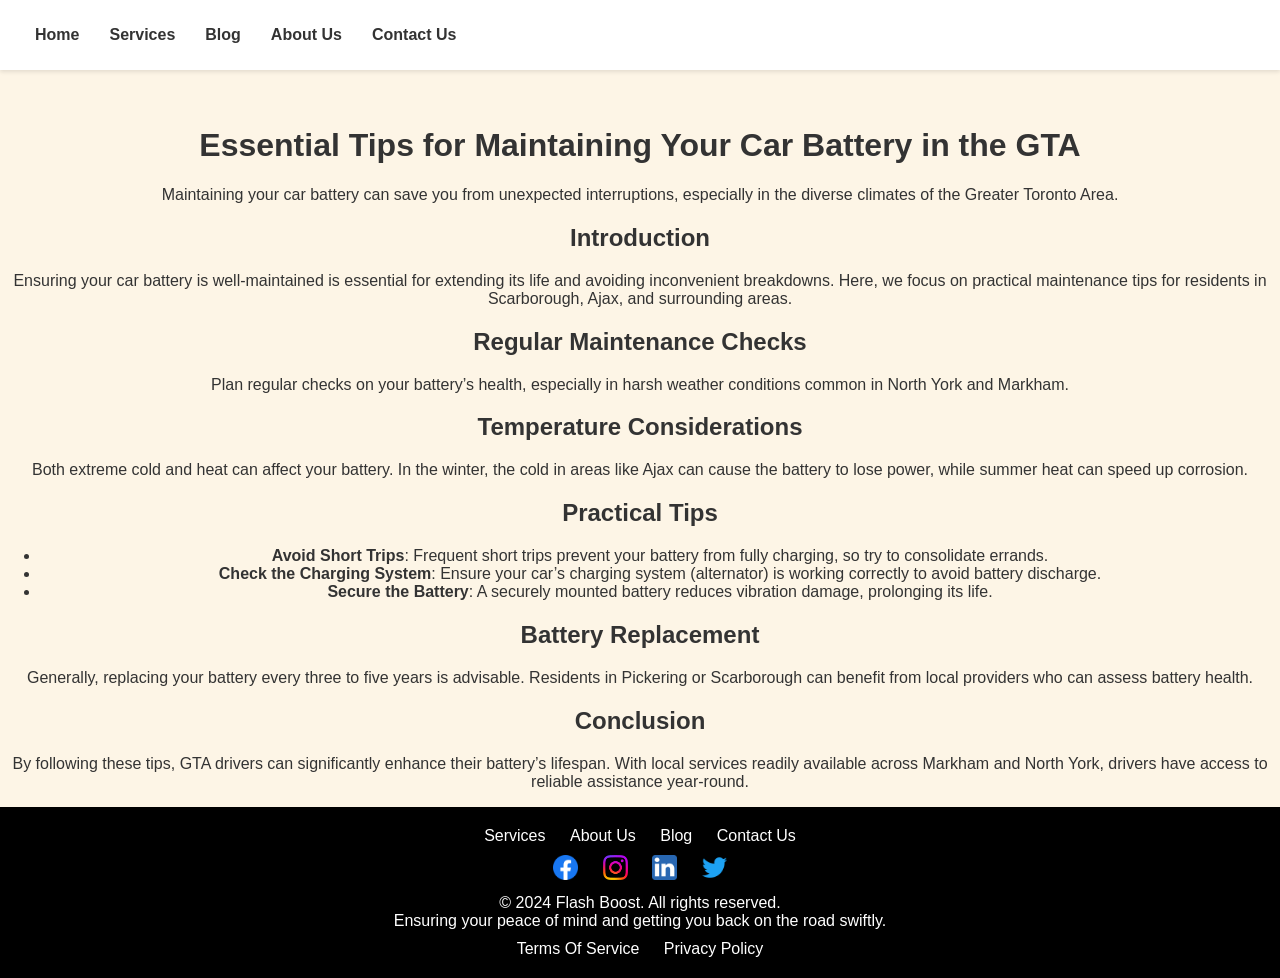
<file: blog4.html>
<!DOCTYPE html>
<html lang="en">

<head>
    <meta charset="UTF-8">
    <meta name="viewport" content="width=device-width, initial-scale=1.0">
    <link rel="stylesheet" href="./css/styles.css">
    <script src="./javascript/script.js"></script>
    <title>Toronto GTA Battery Boost Service</title>
    <link rel="apple-touch-icon" sizes="180x180" href="/apple-touch-icon.png">
    <link rel="icon" type="image/png" sizes="32x32" href="/favicon-32x32.png">
    <link rel="icon" type="image/png" sizes="16x16" href="/favicon-16x16.png">
    <link rel="manifest" href="/site.webmanifest">    
</head>

<body>

<header>
    <nav>
        <div class="menu-icon" onclick="toggleMenu()">☰</div>
        
        <ul class="nav-links">
            <li><a href="index.html">Home</a></li>
            <li><a href="services.html">Services</a></li>
            <li><a href="blog.html">Blog</a></li>
            <li><a href="about.html">About Us</a></li>
            <li><a href="contact.html">Contact Us</a></li>
        </ul>
    </nav>
</header>
<br>
<br>
<div >
  <main>
    <h1>Essential Tips for Maintaining Your Car Battery in the GTA</h1>

    <p>Maintaining your car battery can save you from unexpected interruptions, especially in the diverse climates of the Greater Toronto Area.</p>

    <h2>Introduction</h2>
    <p>Ensuring your car battery is well-maintained is essential for extending its life and avoiding inconvenient breakdowns. Here, we focus on practical maintenance tips for residents in Scarborough, Ajax, and surrounding areas.</p>

    <h2>Regular Maintenance Checks</h2>
    <p>Plan regular checks on your battery’s health, especially in harsh weather conditions common in North York and Markham.</p>

    <h2>Temperature Considerations</h2>
    <p>Both extreme cold and heat can affect your battery. In the winter, the cold in areas like Ajax can cause the battery to lose power, while summer heat can speed up corrosion.</p>

    <h2>Practical Tips</h2>
    <ul>
        <li><strong>Avoid Short Trips</strong>: Frequent short trips prevent your battery from fully charging, so try to consolidate errands.</li>
        <li><strong>Check the Charging System</strong>: Ensure your car’s charging system (alternator) is working correctly to avoid battery discharge.</li>
        <li><strong>Secure the Battery</strong>: A securely mounted battery reduces vibration damage, prolonging its life.</li>
    </ul>

    <h2>Battery Replacement</h2>
    <p>Generally, replacing your battery every three to five years is advisable. Residents in Pickering or Scarborough can benefit from local providers who can assess battery health.</p>

    <h2>Conclusion</h2>
    <p>By following these tips, GTA drivers can significantly enhance their battery’s lifespan. With local services readily available across Markham and North York, drivers have access to reliable assistance year-round.</p>
    </main>
        </div>
  
    <footer>
        <div style='margin-bottom: 10px; '>
            <a href="services.html">Services</a>
            <a href="about.html">About Us</a>
            <a href="blog.html">Blog</a>
            <a href="contact.html">Contact Us</a>
        </div>
        <div class='icons'>
            <a href="#"><img src="./img/facebook-car-boost-toronto.png" alt="Facebook Car Battery Boost Icon Toronto, Scarborough"></a>
            <a href="#"><img src="./img/instagram-car-boost-toronto.png" alt="Instagram Car Battery Boost Icon Toronto, Markham "></a>
            <a href="#"><img src="./img/linkedin-car-boost-toronto.png" alt="LinkedIn Car Battery Boost Icon Toronto ,North York"></a>
            <a href="#"><img src="./img/twitter-car-boost-toronto.png" alt="Twitter Car Battery Boost Icon Toronto, Pickering, Ajax, Oshawa"></a>
        </div>
        <p>© 2024 Flash Boost. All rights reserved.<br>Ensuring your peace of mind and getting you back on the road swiftly.</p>
        <div>
            <a href="#">Terms Of Service</a>
            <a href="#">Privacy Policy</a>
        </div>
    </footer>
    
</body>

</html>
</file>
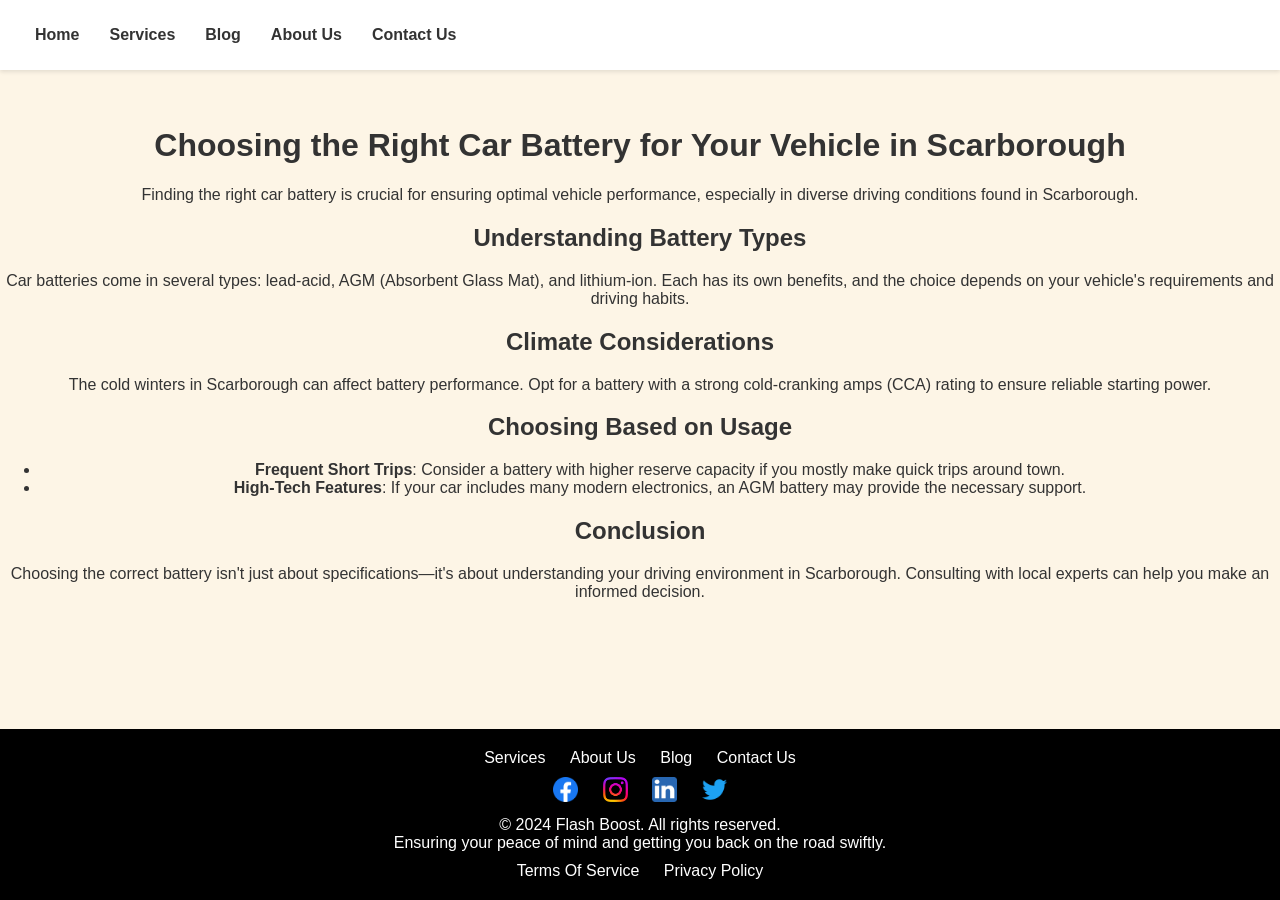
<file: blog5.html>
<!DOCTYPE html>
<html lang="en">

<head>
    <meta charset="UTF-8">
    <meta name="viewport" content="width=device-width, initial-scale=1.0">
    <link rel="stylesheet" href="./css/styles.css">
    <script src="./javascript/script.js"></script>
    <title>Toronto GTA Battery Boost Service</title>
    <link rel="apple-touch-icon" sizes="180x180" href="/apple-touch-icon.png">
    <link rel="icon" type="image/png" sizes="32x32" href="/favicon-32x32.png">
    <link rel="icon" type="image/png" sizes="16x16" href="/favicon-16x16.png">
    <link rel="manifest" href="/site.webmanifest">
</head>

<body>

<header>
    <nav>
        <div class="menu-icon" onclick="toggleMenu()">☰</div>
        
        <ul class="nav-links">
            <li><a href="index.html">Home</a></li>
            <li><a href="services.html">Services</a></li>
            <li><a href="blog.html">Blog</a></li>
            <li><a href="about.html">About Us</a></li>
            <li><a href="contact.html">Contact Us</a></li>
        </ul>
    </nav>
</header>
<br>
<br>
<div >
  <main>
    <h1>Choosing the Right Car Battery for Your Vehicle in Scarborough</h1>

    <p>Finding the right car battery is crucial for ensuring optimal vehicle performance, especially in diverse driving conditions found in Scarborough.</p>

    <h2>Understanding Battery Types</h2>
    <p>Car batteries come in several types: lead-acid, AGM (Absorbent Glass Mat), and lithium-ion. Each has its own benefits, and the choice depends on your vehicle's requirements and driving habits.</p>

    <h2>Climate Considerations</h2>
    <p>The cold winters in Scarborough can affect battery performance. Opt for a battery with a strong cold-cranking amps (CCA) rating to ensure reliable starting power.</p>

    <h2>Choosing Based on Usage</h2>
    <ul>
        <li><strong>Frequent Short Trips</strong>: Consider a battery with higher reserve capacity if you mostly make quick trips around town.</li>
        <li><strong>High-Tech Features</strong>: If your car includes many modern electronics, an AGM battery may provide the necessary support.</li>
    </ul>

    <h2>Conclusion</h2>
    <p>Choosing the correct battery isn't just about specifications—it's about understanding your driving environment in Scarborough. Consulting with local experts can help you make an informed decision.</p>
    </main>
        </div>
  
    <footer>
        <div style='margin-bottom: 10px; '>
            <a href="services.html">Services</a>
            <a href="about.html">About Us</a>
            <a href="blog.html">Blog</a>
            <a href="contact.html">Contact Us</a>
        </div>
        <div class='icons'>
            <a href="#"><img src="./img/facebook-car-boost-toronto.png" alt="Facebook Car Battery Boost Icon Toronto, Scarborough"></a>
            <a href="#"><img src="./img/instagram-car-boost-toronto.png" alt="Instagram Car Battery Boost Icon Toronto, Markham "></a>
            <a href="#"><img src="./img/linkedin-car-boost-toronto.png" alt="LinkedIn Car Battery Boost Icon Toronto ,North York"></a>
            <a href="#"><img src="./img/twitter-car-boost-toronto.png" alt="Twitter Car Battery Boost Icon Toronto, Pickering, Ajax, Oshawa"></a>
        </div>
        <p>© 2024 Flash Boost. All rights reserved.<br>Ensuring your peace of mind and getting you back on the road swiftly.</p>
        <div>
            <a href="#">Terms Of Service</a>
            <a href="#">Privacy Policy</a>
        </div>
    </footer>
    
</body>

</html>
</file>
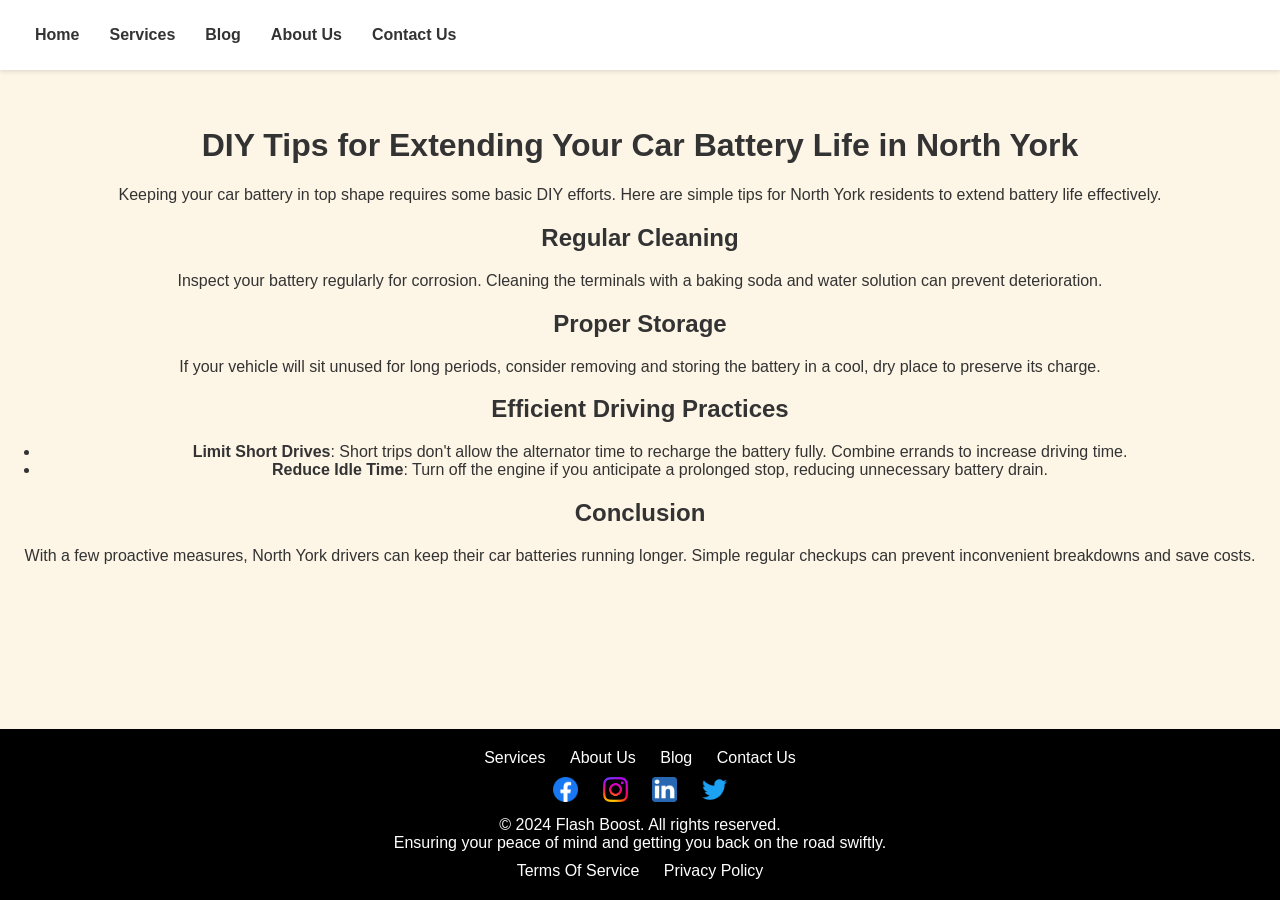
<file: blog6.html>
<!DOCTYPE html>
<html lang="en">

<head>
    <meta charset="UTF-8">
    <meta name="viewport" content="width=device-width, initial-scale=1.0">
    <link rel="stylesheet" href="./css/styles.css">
    <script src="./javascript/script.js"></script>
    <title>Toronto GTA Battery Boost Service</title>
    <link rel="apple-touch-icon" sizes="180x180" href="/apple-touch-icon.png">
    <link rel="icon" type="image/png" sizes="32x32" href="/favicon-32x32.png">
    <link rel="icon" type="image/png" sizes="16x16" href="/favicon-16x16.png">
    <link rel="manifest" href="/site.webmanifest">
</head>

<body>

<header>
    <nav>
        <div class="menu-icon" onclick="toggleMenu()">☰</div>
        
        <ul class="nav-links">
            <li><a href="index.html">Home</a></li>
            <li><a href="services.html">Services</a></li>
            <li><a href="blog.html">Blog</a></li>
            <li><a href="about.html">About Us</a></li>
            <li><a href="contact.html">Contact Us</a></li>
        </ul>
    </nav>
</header>
<br>
<br>
<div >
  <main>
     <h1>DIY Tips for Extending Your Car Battery Life in North York</h1>

    <p>Keeping your car battery in top shape requires some basic DIY efforts. Here are simple tips for North York residents to extend battery life effectively.</p>

    <h2>Regular Cleaning</h2>
    <p>Inspect your battery regularly for corrosion. Cleaning the terminals with a baking soda and water solution can prevent deterioration.</p>

    <h2>Proper Storage</h2>
    <p>If your vehicle will sit unused for long periods, consider removing and storing the battery in a cool, dry place to preserve its charge.</p>

    <h2>Efficient Driving Practices</h2>
    <ul>
        <li><strong>Limit Short Drives</strong>: Short trips don't allow the alternator time to recharge the battery fully. Combine errands to increase driving time.</li>
        <li><strong>Reduce Idle Time</strong>: Turn off the engine if you anticipate a prolonged stop, reducing unnecessary battery drain.</li>
    </ul>

    <h2>Conclusion</h2>
    <p>With a few proactive measures, North York drivers can keep their car batteries running longer. Simple regular checkups can prevent inconvenient breakdowns and save costs.</p>
</body>
        </div>
  
    <footer>
        <div style='margin-bottom: 10px; '>
            <a href="services.html">Services</a>
            <a href="about.html">About Us</a>
            <a href="blog.html">Blog</a>
            <a href="contact.html">Contact Us</a>
        </div>
        <div class='icons'>
            <a href="#"><img src="./img/facebook-car-boost-toronto.png" alt="Facebook Car Battery Boost Icon Toronto, Scarborough"></a>
            <a href="#"><img src="./img/instagram-car-boost-toronto.png" alt="Instagram Car Battery Boost Icon Toronto, Markham "></a>
            <a href="#"><img src="./img/linkedin-car-boost-toronto.png" alt="LinkedIn Car Battery Boost Icon Toronto ,North York"></a>
            <a href="#"><img src="./img/twitter-car-boost-toronto.png" alt="Twitter Car Battery Boost Icon Toronto, Pickering, Ajax, Oshawa"></a>
        </div>
        <p>© 2024 Flash Boost. All rights reserved.<br>Ensuring your peace of mind and getting you back on the road swiftly.</p>
        <div>
            <a href="#">Terms Of Service</a>
            <a href="#">Privacy Policy</a>
        </div>
    </footer>
    
</body>

</html>
</file>
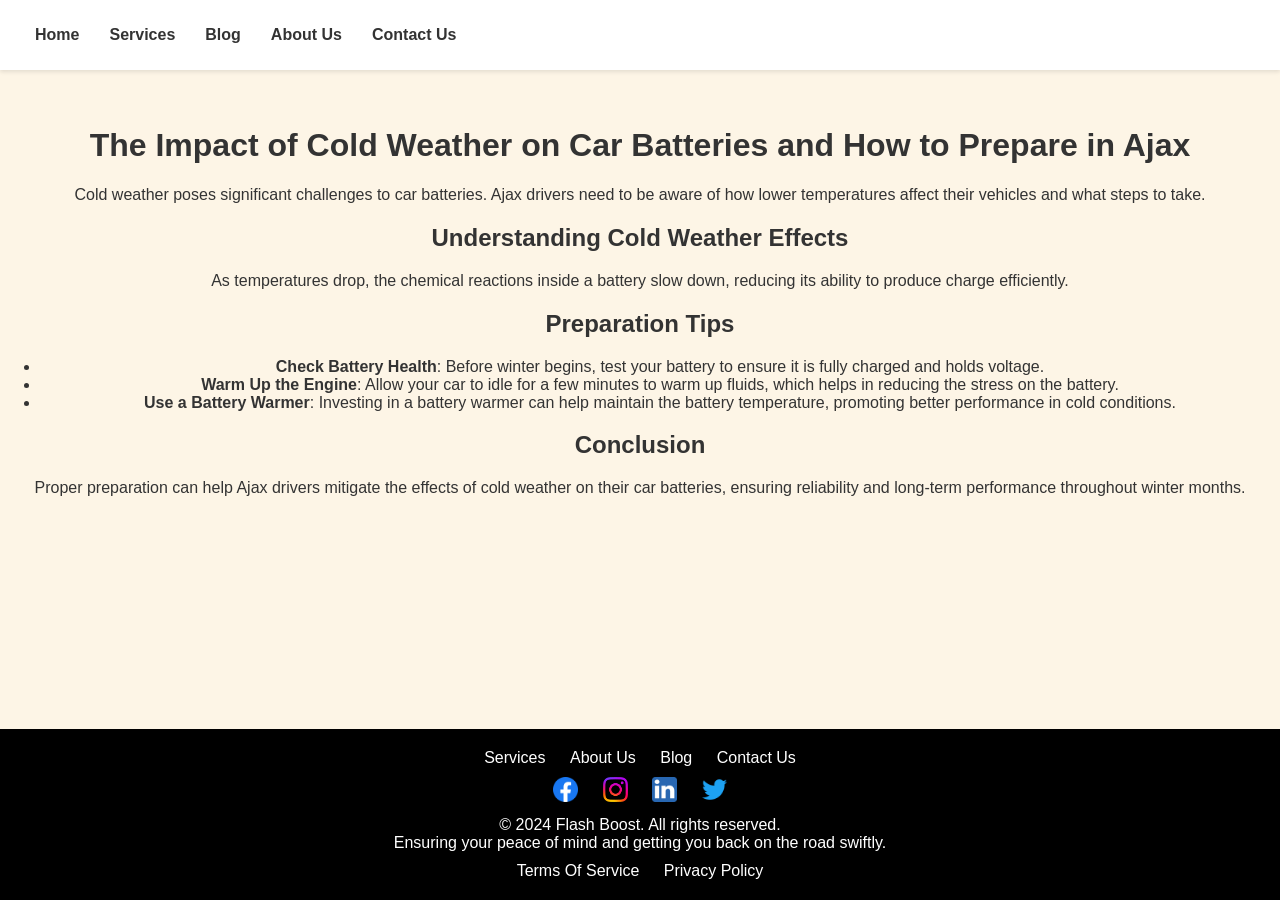
<file: blog7.html>
<!DOCTYPE html>
<html lang="en">

<head>
    <meta charset="UTF-8">
    <meta name="viewport" content="width=device-width, initial-scale=1.0">
    <link rel="stylesheet" href="./css/styles.css">
    <script src="./javascript/script.js"></script>
    <title>Toronto GTA Battery Boost Service</title>
    <link rel="apple-touch-icon" sizes="180x180" href="/apple-touch-icon.png">
    <link rel="icon" type="image/png" sizes="32x32" href="/favicon-32x32.png">
    <link rel="icon" type="image/png" sizes="16x16" href="/favicon-16x16.png">
    <link rel="manifest" href="/site.webmanifest">
</head>

<body>

<header>
    <nav>
        <div class="menu-icon" onclick="toggleMenu()">☰</div>
        
        <ul class="nav-links">
            <li><a href="index.html">Home</a></li>
            <li><a href="services.html">Services</a></li>
            <li><a href="blog.html">Blog</a></li>
            <li><a href="about.html">About Us</a></li>
            <li><a href="contact.html">Contact Us</a></li>
        </ul>
    </nav>
</header>
<br>
<br>
<div >
  <main>
    <h1>The Impact of Cold Weather on Car Batteries and How to Prepare in Ajax</h1>

    <p>Cold weather poses significant challenges to car batteries. Ajax drivers need to be aware of how lower temperatures affect their vehicles and what steps to take.</p>

    <h2>Understanding Cold Weather Effects</h2>
    <p>As temperatures drop, the chemical reactions inside a battery slow down, reducing its ability to produce charge efficiently.</p>

    <h2>Preparation Tips</h2>
    <ul>
        <li><strong>Check Battery Health</strong>: Before winter begins, test your battery to ensure it is fully charged and holds voltage.</li>
        <li><strong>Warm Up the Engine</strong>: Allow your car to idle for a few minutes to warm up fluids, which helps in reducing the stress on the battery.</li>
        <li><strong>Use a Battery Warmer</strong>: Investing in a battery warmer can help maintain the battery temperature, promoting better performance in cold conditions.</li>
    </ul>

    <h2>Conclusion</h2>
    <p>Proper preparation can help Ajax drivers mitigate the effects of cold weather on their car batteries, ensuring reliability and long-term performance throughout winter months.</p>
</body>
        </div>
  
    <footer>
        <div style='margin-bottom: 10px; '>
            <a href="services.html">Services</a>
            <a href="about.html">About Us</a>
            <a href="blog.html">Blog</a>
            <a href="contact.html">Contact Us</a>
        </div>
        <div class='icons'>
            <a href="#"><img src="./img/facebook-car-boost-toronto.png" alt="Facebook Car Battery Boost Icon Toronto, Scarborough"></a>
            <a href="#"><img src="./img/instagram-car-boost-toronto.png" alt="Instagram Car Battery Boost Icon Toronto, Markham "></a>
            <a href="#"><img src="./img/linkedin-car-boost-toronto.png" alt="LinkedIn Car Battery Boost Icon Toronto ,North York"></a>
            <a href="#"><img src="./img/twitter-car-boost-toronto.png" alt="Twitter Car Battery Boost Icon Toronto, Pickering, Ajax, Oshawa"></a>
        </div>
        <p>© 2024 Flash Boost. All rights reserved.<br>Ensuring your peace of mind and getting you back on the road swiftly.</p>
        <div>
            <a href="#">Terms Of Service</a>
            <a href="#">Privacy Policy</a>
        </div>
    </footer>
    
</body>

</html>
</file>
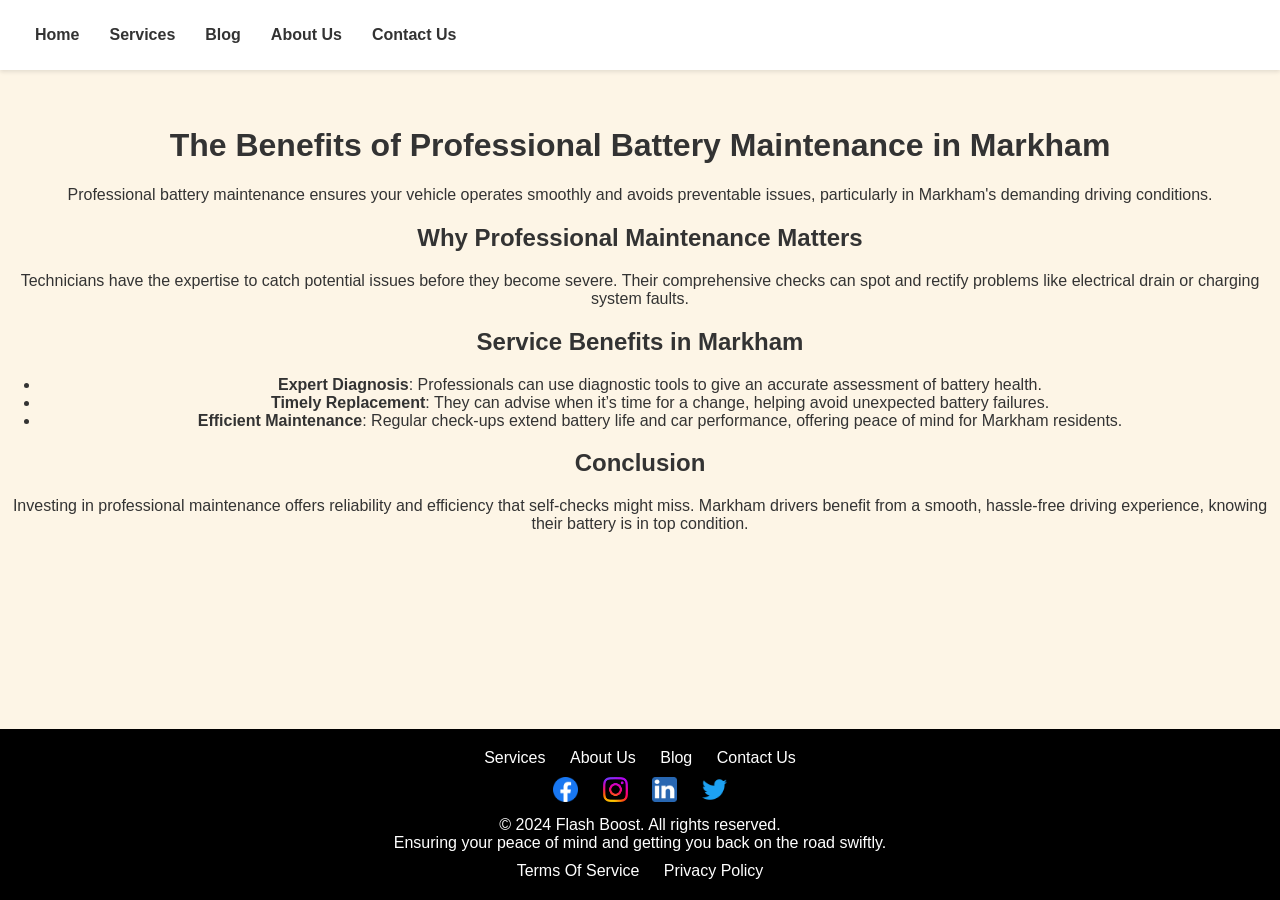
<file: blog8.html>
<!DOCTYPE html>
<html lang="en">

<head>
    <meta charset="UTF-8">
    <meta name="viewport" content="width=device-width, initial-scale=1.0">
    <link rel="stylesheet" href="./css/styles.css">
    <script src="./javascript/script.js"></script>
    <title>Toronto GTA Battery Boost Service</title>
    <link rel="apple-touch-icon" sizes="180x180" href="/apple-touch-icon.png">
    <link rel="icon" type="image/png" sizes="32x32" href="/favicon-32x32.png">
    <link rel="icon" type="image/png" sizes="16x16" href="/favicon-16x16.png">
    <link rel="manifest" href="/site.webmanifest">
</head>

<body>

<header>
    <nav>
        <div class="menu-icon" onclick="toggleMenu()">☰</div>
        
        <ul class="nav-links">
            <li><a href="index.html">Home</a></li>
            <li><a href="services.html">Services</a></li>
            <li><a href="blog.html">Blog</a></li>
            <li><a href="about.html">About Us</a></li>
            <li><a href="contact.html">Contact Us</a></li>
        </ul>
    </nav>
</header>
<br>
<br>
<div >
  <main>
    <h1>The Benefits of Professional Battery Maintenance in Markham</h1>

    <p>Professional battery maintenance ensures your vehicle operates smoothly and avoids preventable issues, particularly in Markham's demanding driving conditions.</p>

    <h2>Why Professional Maintenance Matters</h2>
    <p>Technicians have the expertise to catch potential issues before they become severe. Their comprehensive checks can spot and rectify problems like electrical drain or charging system faults.</p>

    <h2>Service Benefits in Markham</h2>
    <ul>
        <li><strong>Expert Diagnosis</strong>: Professionals can use diagnostic tools to give an accurate assessment of battery health.</li>
        <li><strong>Timely Replacement</strong>: They can advise when it’s time for a change, helping avoid unexpected battery failures.</li>
        <li><strong>Efficient Maintenance</strong>: Regular check-ups extend battery life and car performance, offering peace of mind for Markham residents.</li>
    </ul>

    <h2>Conclusion</h2>
    <p>Investing in professional maintenance offers reliability and efficiency that self-checks might miss. Markham drivers benefit from a smooth, hassle-free driving experience, knowing their battery is in top condition.</p>
</body>
        </div>
  
    <footer>
        <div style='margin-bottom: 10px; '>
            <a href="services.html">Services</a>
            <a href="about.html">About Us</a>
            <a href="blog.html">Blog</a>
            <a href="contact.html">Contact Us</a>
        </div>
        <div class='icons'>
            <a href="#"><img src="./img/facebook-car-boost-toronto.png" alt="Facebook Car Battery Boost Icon Toronto, Scarborough"></a>
            <a href="#"><img src="./img/instagram-car-boost-toronto.png" alt="Instagram Car Battery Boost Icon Toronto, Markham "></a>
            <a href="#"><img src="./img/linkedin-car-boost-toronto.png" alt="LinkedIn Car Battery Boost Icon Toronto ,North York"></a>
            <a href="#"><img src="./img/twitter-car-boost-toronto.png" alt="Twitter Car Battery Boost Icon Toronto, Pickering, Ajax, Oshawa"></a>
        </div>
        <p>© 2024 Flash Boost. All rights reserved.<br>Ensuring your peace of mind and getting you back on the road swiftly.</p>
        <div>
            <a href="#">Terms Of Service</a>
            <a href="#">Privacy Policy</a>
        </div>
    </footer>
    
</body>

</html>
</file>
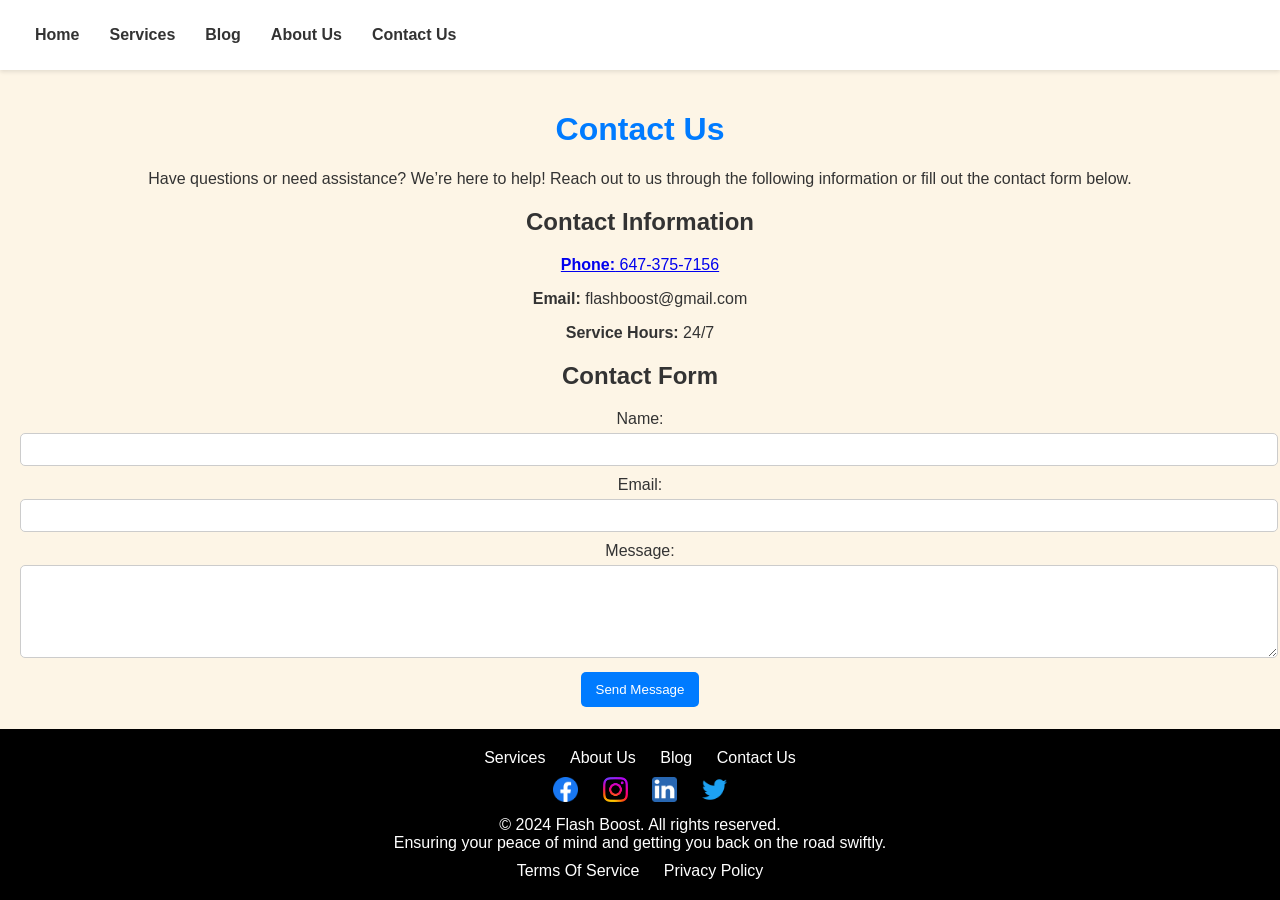
<file: contact.html>
<!DOCTYPE html>
<html lang="en">

<head>
    <meta charset="UTF-8">
    <meta name="viewport" content="width=device-width, initial-scale=1.0">
    <link rel="stylesheet" href="./css/styles.css">
    <script src="./javascript/script.js"></script>
    <title>Toronto GTA Battery Boost Service</title>
    <link rel="apple-touch-icon" sizes="180x180" href="/apple-touch-icon.png">
    <link rel="icon" type="image/png" sizes="32x32" href="/favicon-32x32.png">
    <link rel="icon" type="image/png" sizes="16x16" href="/favicon-16x16.png">
    <link rel="manifest" href="/site.webmanifest">
</head>
<style>
    /* Basic CSS styling */

 
    h1 {
        color: #007bff;
    }
    form {
        margin-top: 20px;
    }
    label {
        display: block;
        margin-top: 10px;
    }
    input[type="text"], input[type="email"], textarea {
        width: 100%;
        padding: 8px;
        margin-top: 5px;
        border: 1px solid #ccc;
        border-radius: 5px;
    }
    input[type="submit"] {
        background-color: #007bff;
        color: #fff;
        padding: 10px 15px;
        border: none;
        border-radius: 5px;
        cursor: pointer;
        margin-top: 10px;
    }
</style>

<body>

<header>
    <nav>
        <div class="menu-icon" onclick="toggleMenu()">☰</div>
        
        <ul class="nav-links">
            <li><a href="index.html">Home</a></li>
            <li><a href="services.html">Services</a></li>
            <li><a href="blog.html">Blog</a></li>
            <li><a href="about.html">About Us</a></li>
            <li><a href="contact.html">Contact Us</a></li>
        </ul>
    </nav>
</header>

<div class="content" id="home">
  <main>
    <h1>Contact Us</h1>
    <p>Have questions or need assistance? We’re here to help! Reach out to us through the following information or fill out the contact form below.</p>

    <h2>Contact Information</h2>
    <a href='tel:6473757156'><p><strong>Phone:</strong> 647-375-7156</p></a>
    <p><strong>Email:</strong> flashboost@gmail.com</p>
    <p><strong>Service Hours:</strong> 24/7</p>

    <h2>Contact Form</h2>
    <form action="/submit-form" method="post">
        <label for="name">Name:</label>
        <input type="text" id="name" name="name" required>
        
        <label for="email">Email:</label>
        <input type="email" id="email" name="email" required>
        
        <label for="message">Message:</label>
        <textarea id="message" name="message" rows="5" required></textarea>
        
        <input type="submit" value="Send Message">
    </form>
    </main>
    </div>
  
    <footer>
        <div style='margin-bottom: 10px;'>
            <a href="services.html">Services</a>
            <a href="about.html">About Us</a>
            <a href="blog.html">Blog</a>
            <a href="contact.html">Contact Us</a>
        </div>
        <div class='icons'>
            <a href="#"><img src="./img/facebook-car-boost-toronto.png" alt="Facebook Car Battery Boost Icon Toronto, Scarborough"></a>
            <a href="#"><img src="./img/instagram-car-boost-toronto.png" alt="Instagram Car Battery Boost Icon Toronto, Markham "></a>
            <a href="#"><img src="./img/linkedin-car-boost-toronto.png" alt="LinkedIn Car Battery Boost Icon Toronto ,North York"></a>
            <a href="#"><img src="./img/twitter-car-boost-toronto.png" alt="Twitter Car Battery Boost Icon Toronto, Pickering, Ajax, Oshawa"></a>
        </div>
        <p>© 2024 Flash Boost. All rights reserved.<br>Ensuring your peace of mind and getting you back on the road swiftly.</p>
        <div>
            <a href="#">Terms Of Service</a>
            <a href="#">Privacy Policy</a>
        </div>
    </footer>
    
</body>

</html>
</file>
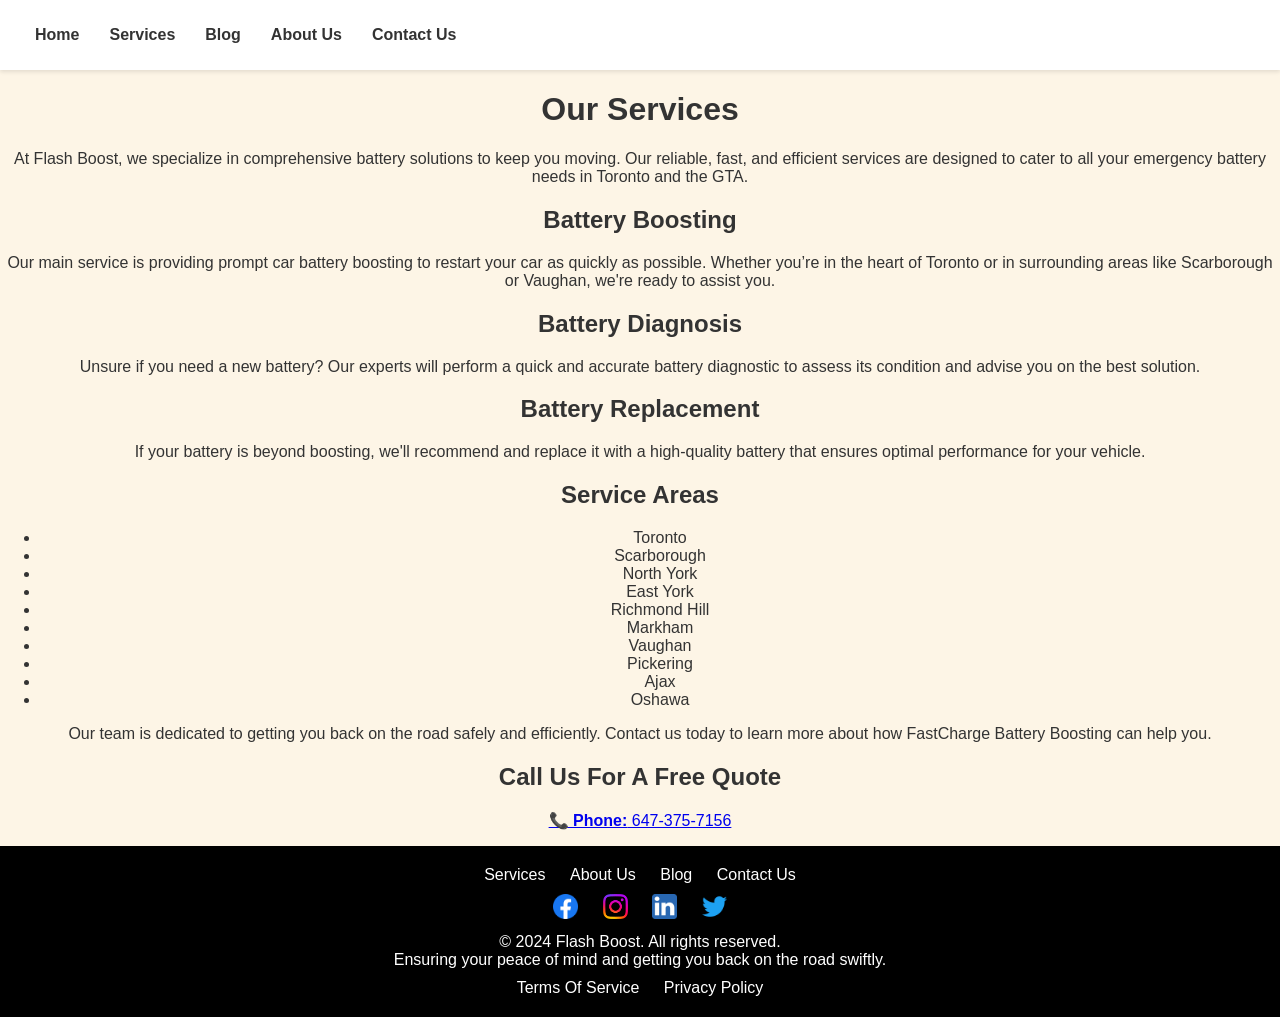
<file: services.html>
<!DOCTYPE html>
<html lang="en">

<head>
    <meta charset="UTF-8">
    <meta name="viewport" content="width=device-width, initial-scale=1.0">
    <link rel="stylesheet" href="./css/styles.css">
    <script src="./javascript/script.js"></script>
    <title>Toronto GTA Battery Boost Service</title>
    <link rel="apple-touch-icon" sizes="180x180" href="/apple-touch-icon.png">
    <link rel="icon" type="image/png" sizes="32x32" href="/favicon-32x32.png">
    <link rel="icon" type="image/png" sizes="16x16" href="/favicon-16x16.png">
    <link rel="manifest" href="/site.webmanifest">
</head>

<body>

<header>
    <nav>
        <div class="menu-icon" onclick="toggleMenu()">☰</div>
        
        <ul class="nav-links">
            <li><a href="index.html">Home</a></li>
            <li><a href="services.html">Services</a></li>
            <li><a href="blog.html">Blog</a></li>
            <li><a href="about.html">About Us</a></li>
            <li><a href="contact.html">Contact Us</a></li>
        </ul>
    </nav>
</header>

 

<div>
  <main>
    <h1>Our Services</h1>
    <div >
        
    
        
    <p>At Flash Boost, we specialize in comprehensive battery solutions to keep you moving. Our reliable, fast, and efficient services are designed to cater to all your emergency battery needs in Toronto and the GTA.</p>

    <h2>Battery Boosting</h2>
    <p>Our main service is providing prompt car battery boosting to restart your car as quickly as possible. Whether you’re in the heart of Toronto or in surrounding areas like Scarborough or Vaughan, we're ready to assist you.</p>

    <h2>Battery Diagnosis</h2>
    <p>Unsure if you need a new battery? Our experts will perform a quick and accurate battery diagnostic to assess its condition and advise you on the best solution.</p>

    <h2>Battery Replacement</h2>
    <p>If your battery is beyond boosting, we'll recommend and replace it with a high-quality battery that ensures optimal performance for your vehicle.</p>

    <h2>Service Areas</h2>
    <ul>
        <li>Toronto</li>
        <li>Scarborough</li>
        <li>North York</li>
        <li>East York</li>
        <li>Richmond Hill</li>
        <li>Markham</li>
        <li>Vaughan</li>
        <li>Pickering</li>
        <li>Ajax</li>
        <li>Oshawa</li>
    </ul>

    <p>Our team is dedicated to getting you back on the road safely and efficiently. Contact us today to learn more about how FastCharge Battery Boosting can help you.</p>

    <h2> Call Us For A Free Quote </h2>
    <a href='tel:6473757156'><p><strong>📞 Phone:</strong> 647-375-7156</p></a>
        </div>
    </body>
    </main>
        </div>
  
    <footer>
        <div style='margin-bottom: 10px; '>
            <a href="services.html">Services</a>
            <a href="about.html">About Us</a>
            <a href="blog.html">Blog</a>
            <a href="contact.html">Contact Us</a>
        </div>
        <div class='icons'>
            <a href="#"><img src="./img/facebook-car-boost-toronto.png" alt="Facebook Car Battery Boost Icon Toronto, Scarborough"></a>
            <a href="#"><img src="./img/instagram-car-boost-toronto.png" alt="Instagram Car Battery Boost Icon Toronto, Markham "></a>
            <a href="#"><img src="./img/linkedin-car-boost-toronto.png" alt="LinkedIn Car Battery Boost Icon Toronto ,North York"></a>
            <a href="#"><img src="./img/twitter-car-boost-toronto.png" alt="Twitter Car Battery Boost Icon Toronto, Pickering, Ajax, Oshawa"></a>
        </div>
        <p>© 2024 Flash Boost. All rights reserved.<br>Ensuring your peace of mind and getting you back on the road swiftly.</p>
        <div>
            <a href="#">Terms Of Service</a>
            <a href="#">Privacy Policy</a>
        </div>
    </footer>
    
</body>

</html>
</file>
<file: css/styles.css>
body {
            font-family: Arial, sans-serif;
            margin: 0;
            padding: 0;
            background-color: #fdf5e6;
            color: #333;
            text-align: center;
            min-height: 100vh;
            display: flex;
            flex-direction: column;
        }

        header {
            background-color: #fff;
            padding: 10px 20px;
            box-shadow: 0 2px 4px rgba(0, 0, 0, 0.1);
            position: sticky;
            top: 0;
            z-index: 1000;
        }

        nav {
            display: flex;
            justify-content: space-between;
            align-items: center;
        }

        .nav-links {
            display: flex;
            list-style: none;
            padding-left: 0;
        }

        nav a {
            margin: 0 15px;
            text-decoration: none;
            color: #333;
            font-weight: bold;
        }

        .menu-icon {
            display: none;
            font-size: 24px;
            cursor: pointer;
        }

        .logo img {
            max-width: 50%;
            height: auto;
        }

        .map img {
            max-width: 80%;
            height: auto;
        }

        .content {
            padding: 20px;
        }

        .services,
        .service-area,
        .questions {
            max-width: 800px;
            margin: auto;
            text-align: center;
            padding: 20px 0;
        }

        .contact-info {
            margin-top: 20px;
            font-size: 1.2em;
            color: #0073e6;
        }

        .why-choose {
            background-color: #f5e1c9;
            padding: 40px 20px;
        }

        .why-choose h2 {
            margin-bottom: 20px;
        }

        .why-choose .features {
            display: flex;
            justify-content: space-around;
            flex-wrap: wrap;
            max-width: 800px;
            margin: auto;
        }

        .feature {
            background-color: #fdf5e6;
            box-shadow: 0 2px 4px rgba(0, 0, 0, 0.1);
            border-radius: 10px;
            padding: 20px;
            margin: 10px;
            text-align: left;
            max-width: 250px;
            flex: 1;
        }

        .feature img {
            width: 100%;
            height: auto;
            border-radius: 10px;
            margin-bottom: 10px;
        }

        .accordion {
            cursor: pointer;
            padding: 10px;
            width: 100%;
            border: none;
            text-align: left;
            outline: none;
            transition: background-color 0.3s ease;
            background-color: #f5e1c9;
            box-shadow: 0 2px 4px rgba(0, 0, 0, 0.1);
            margin-bottom: 10px;
            position: relative;
            font-weight: bold;
            color: black;
        }

        .accordion::after {
            content: "▼";
            font-size: 12px;
            position: absolute;
            right: 15px;
            top: 50%;
            transform: translateY(-50%);
        }

        .accordion.active::after {
            content: "▲";
        }

        .panel {
            padding: 0 10px;
            background-color: #f5e1c9;
            max-height: 0;
            overflow: hidden;
            transition: max-height 0.2s ease-out;
            margin-bottom: 5px;
        }

        .blog-section {
            padding: 40px 20px;
            background-color: #fdf5e6;
            text-align: left;
            
        }

        .blog-section h2 {
            text-align: center;
            margin-bottom: 30px;
        }

        .blogs {
            display: flex;
            flex-wrap: wrap;
            justify-content: center;
        }

        .blog {
            max-width: 300px;
            margin: 15px;
            background-color: #fff;
            box-shadow: 0 2px 4px rgba(0, 0, 0, 0.1);
            border-radius: 10px;
            overflow: hidden;
        }

        .blog img {
            width: 100%;
            height: auto;
        }

        .blog-content {
            padding: 15px;
        }

        .blog-content h3 {
            margin: 10px 0;
        }

        .blog-content p {
            color: #666;
        }

        blog-button {
            border-radius: 5px;
            background-color: f5e1c9;
        }

        .icons img{
            width:25px;
            height:25px;
        }
        footer {
            background-color: #000;
            color: #fff;
            padding: 20px;
            text-align: center;
            
            margin-top: auto;
            
        }

   

        footer a {
            color: #fff;
            text-decoration: none;
            margin: 0 10px;
        }

        footer p {
            margin: 10px 0;
        }

        @media (max-width: 600px) {
            .nav-links {
                display: none;
                flex-direction: column;
                position: absolute;
                top: 25px;
                left: 0;
                width: 40%;
                background-color: #fff;
                box-shadow: 0 4px 8px rgba(0, 0, 0, 0.1);
                text-align: left;
                padding: 10px;
            }

            .nav-links.active {
                display: flex;
            }

            .menu-icon {
                display: block;
                
            }

            nav {
                position: relative;
            }

            .features {
                flex-direction: column;
            }

            .feature {
                max-width: none;
                margin: 10px auto;
            }

            .blogs {
                flex-direction: column;
                align-items: center;
            }
        }
</file>
